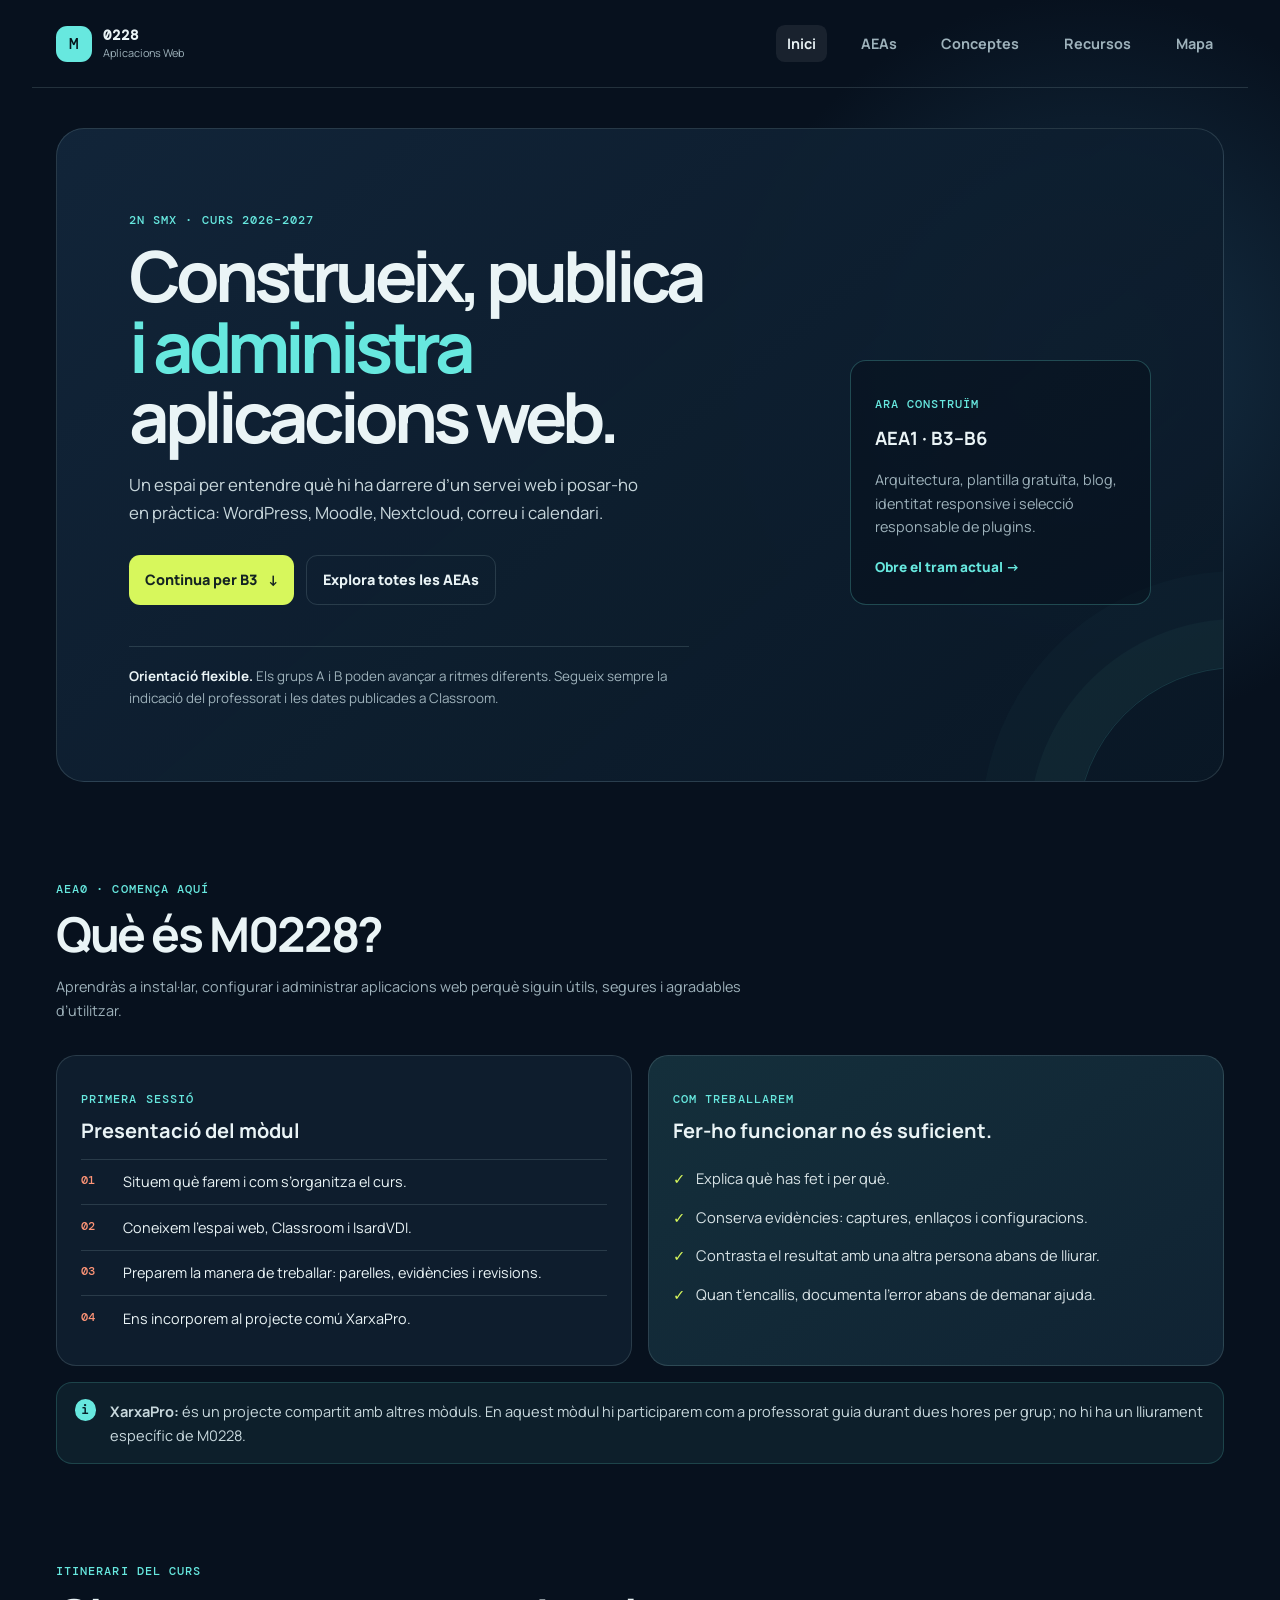
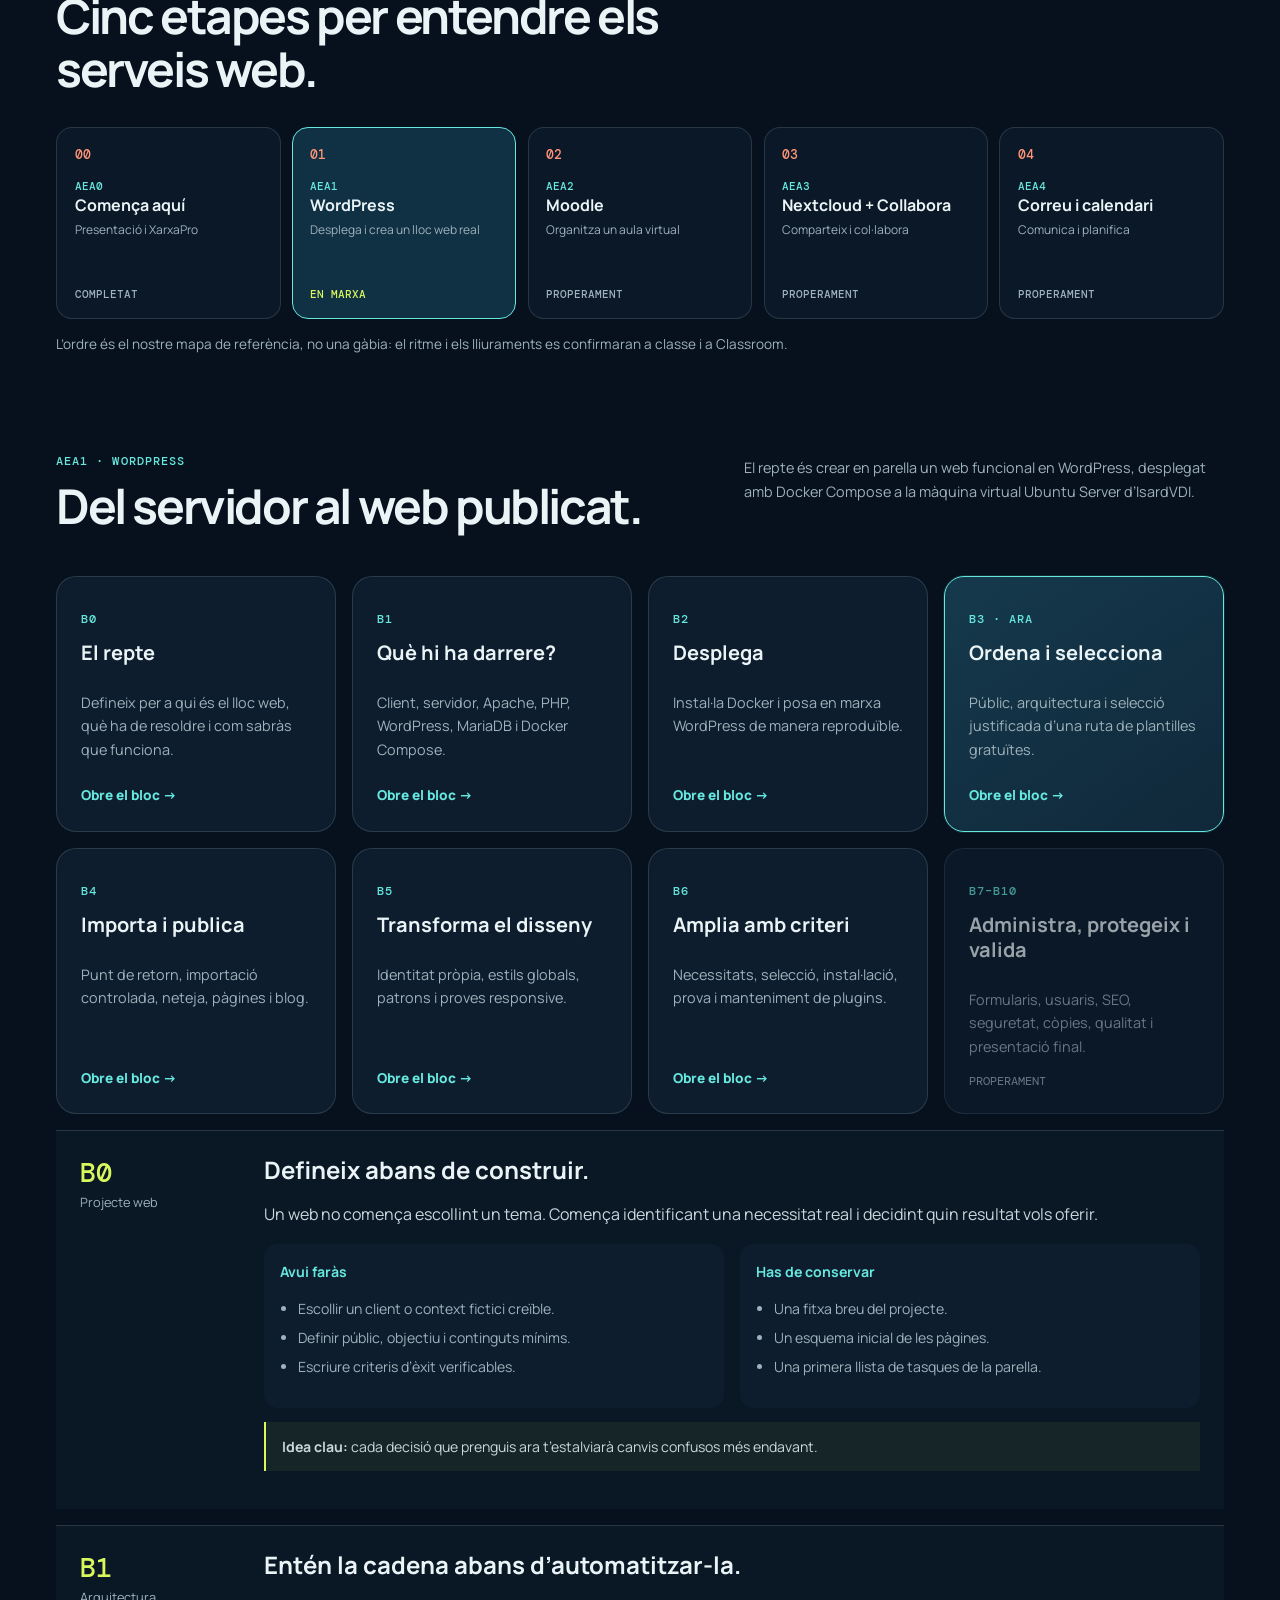
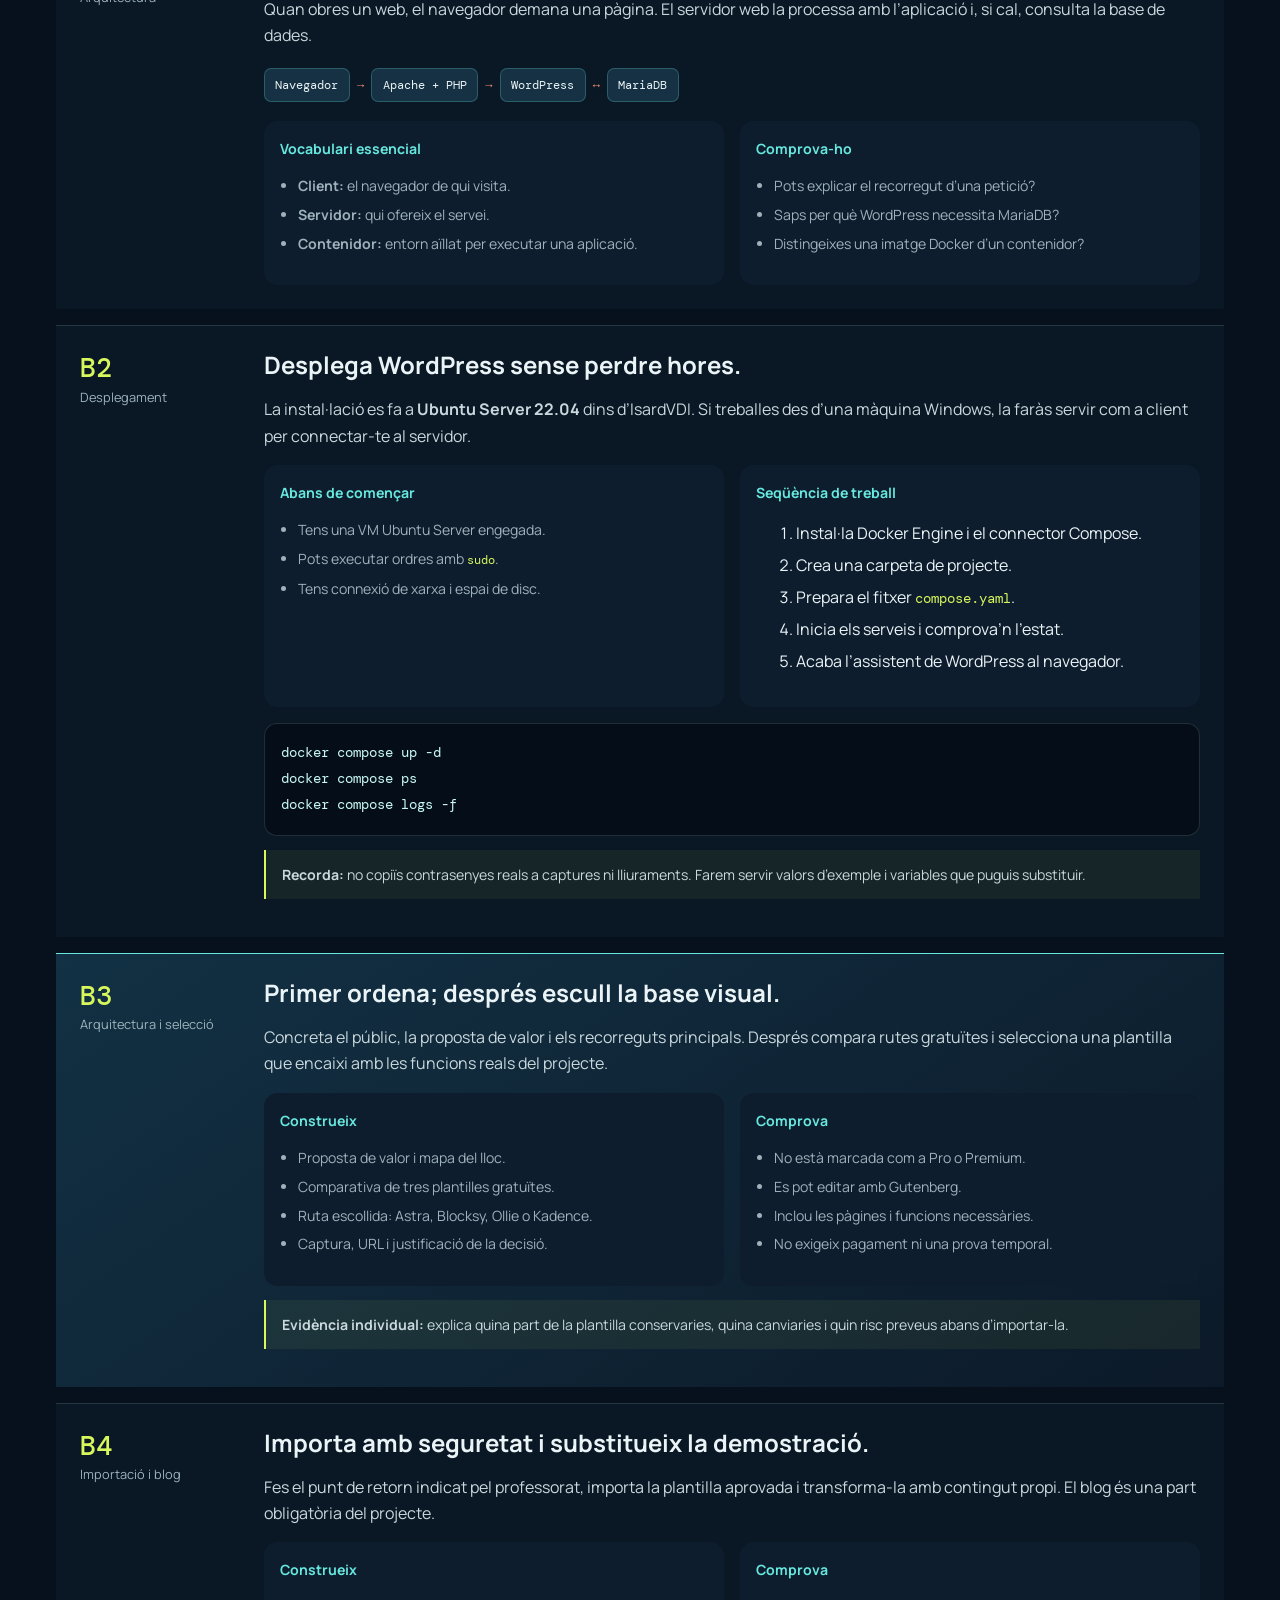
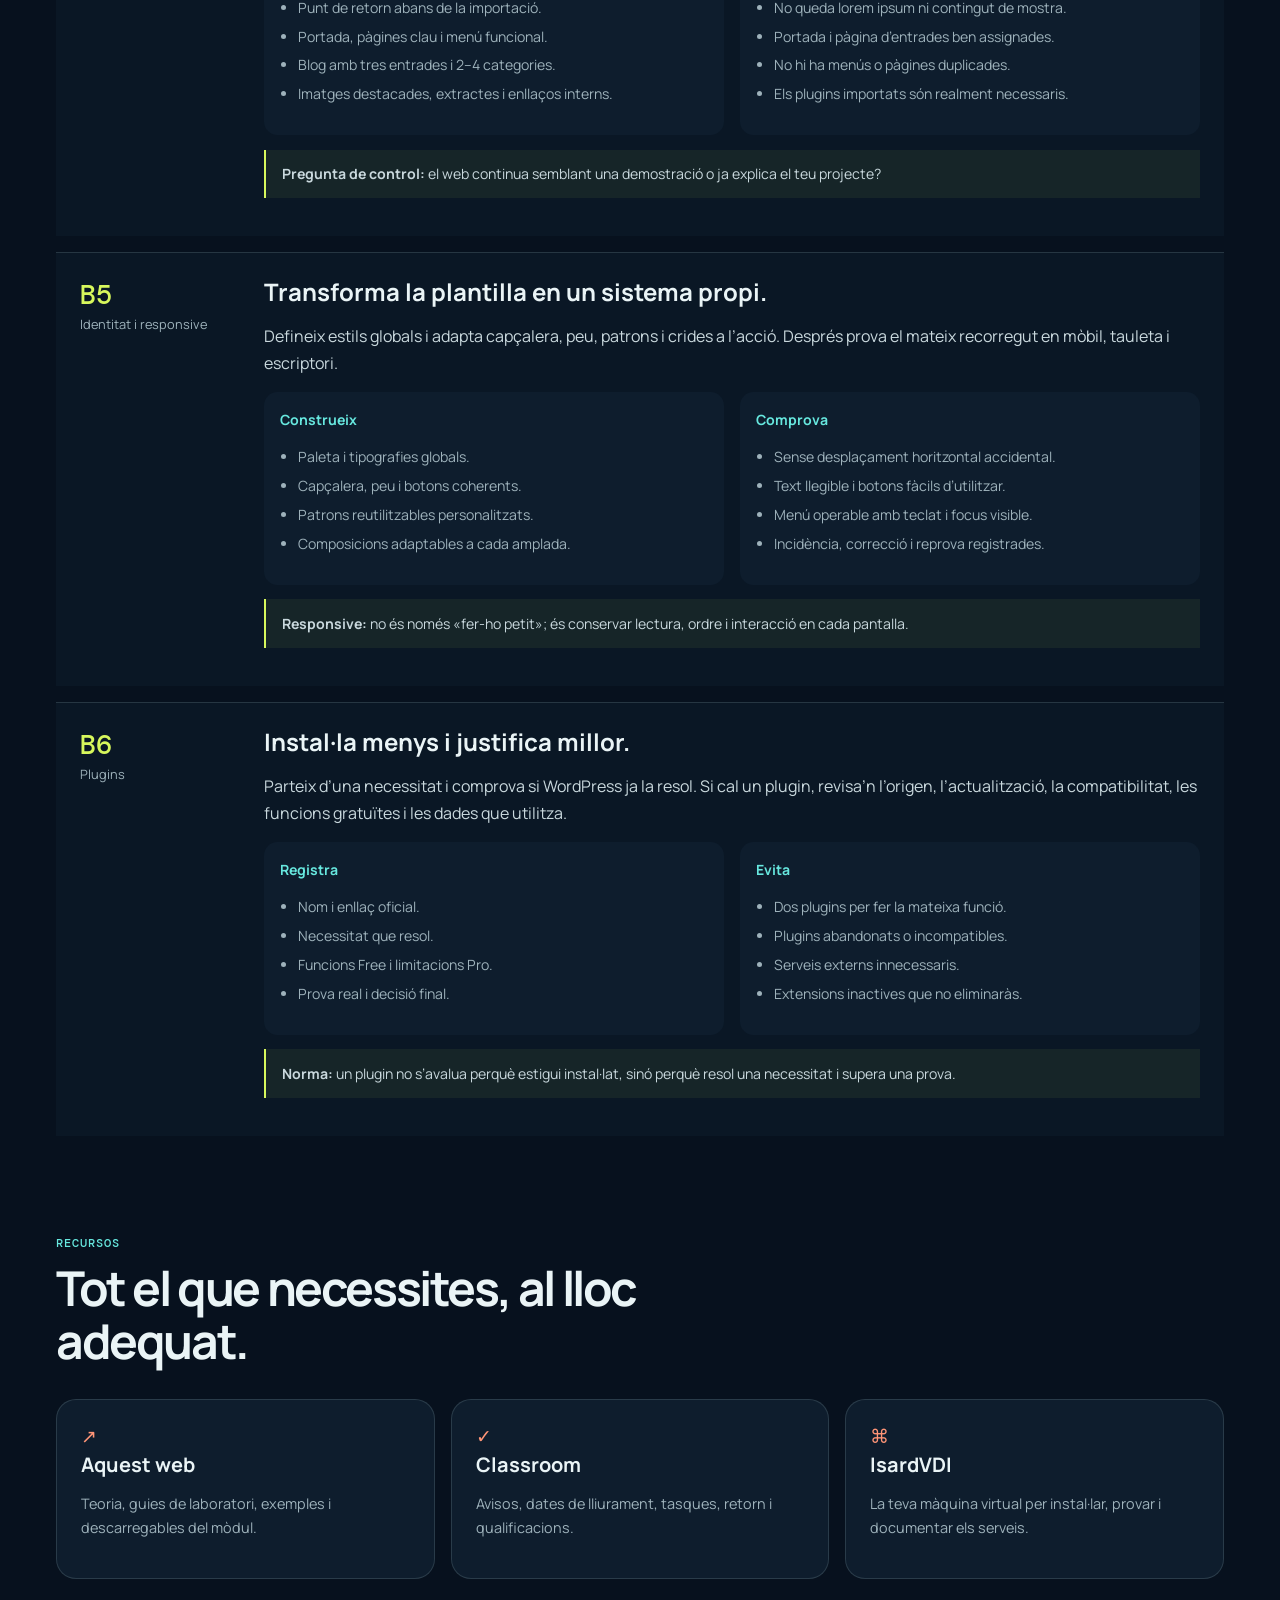
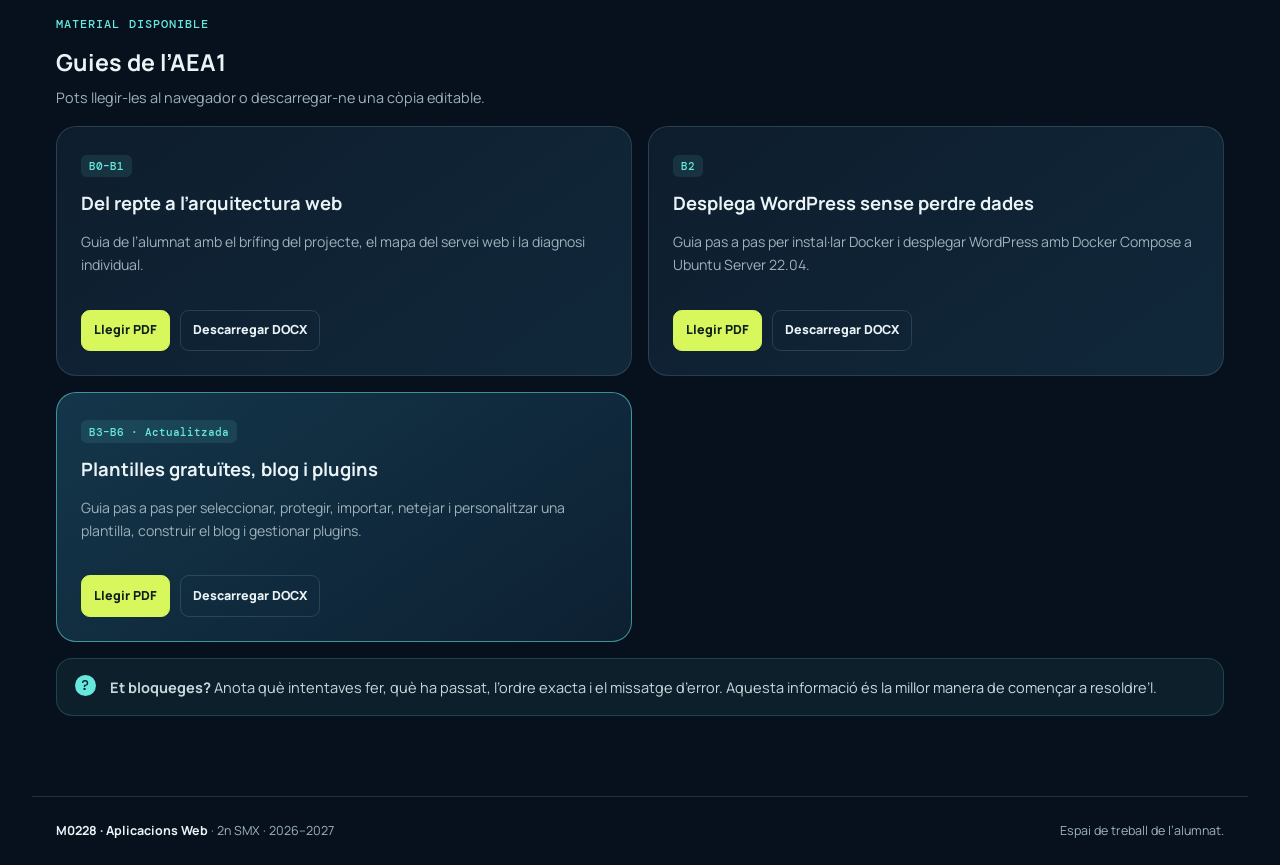
<file: index.html>
<!doctype html>
<html lang="ca">
<head>
  <meta charset="utf-8">
  <meta name="viewport" content="width=device-width, initial-scale=1">
  <meta name="description" content="M0228 Aplicacions Web · 2n SMX · curs 2026-2027.">
  <meta name="theme-color" content="#09121f">
  <title>M0228 · Aplicacions Web</title>
  <link rel="preconnect" href="https://fonts.googleapis.com">
  <link rel="preconnect" href="https://fonts.gstatic.com" crossorigin>
  <link href="https://fonts.googleapis.com/css2?family=DM+Mono:wght@400;500&family=Manrope:wght@400;500;600;700;800&display=swap" rel="stylesheet">
  <link rel="stylesheet" href="styles.css">
  <link rel="stylesheet" href="materials.css">
  <link rel="stylesheet" href="pages.css"><link rel="stylesheet" href="navigation-alignment.css">
  <link rel="stylesheet" href="progress.css">
  <script src="app.js" defer></script>
</head>
<body>
<a class="skip-link" href="#contingut">Vés al contingut</a>
<header class="site-header">
  <a class="brand" href="index.html" aria-label="Inici M0228 Aplicacions Web"><span class="brand-mark">M</span><span><strong>0228</strong><small>Aplicacions Web</small></span></a>
  <button class="menu-button" type="button" aria-expanded="false" aria-controls="menu-principal"><span class="sr-only">Obre el menú</span><i></i><i></i></button>
  <nav id="menu-principal" class="primary-nav" aria-label="Navegació principal">
    <a href="index.html" aria-current="page">Inici</a><a href="aeas.html">AEAs</a><a href="conceptes.html">Conceptes</a><a href="recursos.html">Recursos</a><a href="mapa.html">Mapa</a>
  </nav>
</header>
<main id="contingut">
  <section id="inici" class="hero panel">
    <p class="eyebrow">2n SMX · Curs 2026–2027</p>
    <div class="hero-grid">
      <div>
        <h1>Construeix, publica<br><em>i administra</em> aplicacions web.</h1>
        <p class="lead">Un espai per entendre què hi ha darrere d’un servei web i posar-ho en pràctica: WordPress, Moodle, Nextcloud, correu i calendari.</p>
        <div class="hero-actions"><a class="button button-primary" href="#b3">Continua per B3 <span aria-hidden="true">↓</span></a><a class="button button-quiet" href="aeas.html">Explora totes les AEAs</a></div>
      </div>
      <aside class="start-card"><p class="card-label">Ara construïm</p><h2>AEA1 · B3–B6</h2><p>Arquitectura, plantilla gratuïta, blog, identitat responsive i selecció responsable de plugins.</p><a href="#b3">Obre el tram actual <span aria-hidden="true">→</span></a></aside>
    </div>
    <p class="notice"><strong>Orientació flexible.</strong> Els grups A i B poden avançar a ritmes diferents. Segueix sempre la indicació del professorat i les dates publicades a Classroom.</p>
  </section>

  <section id="comenca" class="section">
    <div class="section-heading"><p class="eyebrow">AEA0 · Comença aquí</p><h2>Què és M0228?</h2><p>Aprendràs a instal·lar, configurar i administrar aplicacions web perquè siguin útils, segures i agradables d’utilitzar.</p></div>
    <div class="two-columns">
      <article class="lesson-card"><p class="card-label">Primera sessió</p><h3>Presentació del mòdul</h3><ol class="steps"><li><span>01</span>Situem què farem i com s’organitza el curs.</li><li><span>02</span>Coneixem l’espai web, Classroom i IsardVDI.</li><li><span>03</span>Preparem la manera de treballar: parelles, evidències i revisions.</li><li><span>04</span>Ens incorporem al projecte comú XarxaPro.</li></ol></article>
      <article class="lesson-card contrast-card"><p class="card-label">Com treballarem</p><h3>Fer-ho funcionar no és suficient.</h3><ul class="check-list"><li>Explica què has fet i per què.</li><li>Conserva evidències: captures, enllaços i configuracions.</li><li>Contrasta el resultat amb una altra persona abans de lliurar.</li><li>Quan t’encallis, documenta l’error abans de demanar ajuda.</li></ul></article>
    </div>
    <div class="callout"><span class="callout-icon" aria-hidden="true">i</span><p><strong>XarxaPro:</strong> és un projecte compartit amb altres mòduls. En aquest mòdul hi participarem com a professorat guia durant dues hores per grup; no hi ha un lliurament específic de M0228.</p></div>
  </section>

  <section id="itinerari" class="section">
    <div class="section-heading"><p class="eyebrow">Itinerari del curs</p><h2>Cinc etapes per entendre els serveis web.</h2></div>
    <div class="itinerary">
      <article class="route-card"><span class="route-number">00</span><div><p>AEA0</p><h3>Comença aquí</h3><small>Presentació i XarxaPro</small></div><span class="status muted">Completat</span></article>
      <article class="route-card current"><span class="route-number">01</span><div><p>AEA1</p><h3>WordPress</h3><small>Desplega i crea un lloc web real</small></div><span class="status">En marxa</span></article>
      <article class="route-card"><span class="route-number">02</span><div><p>AEA2</p><h3>Moodle</h3><small>Organitza un aula virtual</small></div><span class="status muted">Properament</span></article>
      <article class="route-card"><span class="route-number">03</span><div><p>AEA3</p><h3>Nextcloud + Collabora</h3><small>Comparteix i col·labora</small></div><span class="status muted">Properament</span></article>
      <article class="route-card"><span class="route-number">04</span><div><p>AEA4</p><h3>Correu i calendari</h3><small>Comunica i planifica</small></div><span class="status muted">Properament</span></article>
    </div>
    <p class="subtle">L’ordre és el nostre mapa de referència, no una gàbia: el ritme i els lliuraments es confirmaran a classe i a Classroom.</p>
  </section>

  <section id="wordpress" class="section">
    <div class="section-heading split-heading"><div><p class="eyebrow">AEA1 · WordPress</p><h2>Del servidor al web publicat.</h2></div><p>El repte és crear en parella un web funcional en WordPress, desplegat amb Docker Compose a la màquina virtual Ubuntu Server d’IsardVDI.</p></div>
    <div class="module-grid">
      <article class="module-card active"><p class="card-label">B0</p><h3>El repte</h3><p>Defineix per a qui és el lloc web, què ha de resoldre i com sabràs que funciona.</p><a href="#b0">Obre el bloc →</a></article>
      <article class="module-card active"><p class="card-label">B1</p><h3>Què hi ha darrere?</h3><p>Client, servidor, Apache, PHP, WordPress, MariaDB i Docker Compose.</p><a href="#b1">Obre el bloc →</a></article>
      <article class="module-card active"><p class="card-label">B2</p><h3>Desplega</h3><p>Instal·la Docker i posa en marxa WordPress de manera reproduïble.</p><a href="#b2">Obre el bloc →</a></article>
      <article class="module-card active is-current"><p class="card-label">B3 · Ara</p><h3>Ordena i selecciona</h3><p>Públic, arquitectura i selecció justificada d’una ruta de plantilles gratuïtes.</p><a href="#b3">Obre el bloc →</a></article>
      <article class="module-card active"><p class="card-label">B4</p><h3>Importa i publica</h3><p>Punt de retorn, importació controlada, neteja, pàgines i blog.</p><a href="#b4">Obre el bloc →</a></article>
      <article class="module-card active"><p class="card-label">B5</p><h3>Transforma el disseny</h3><p>Identitat pròpia, estils globals, patrons i proves responsive.</p><a href="#b5">Obre el bloc →</a></article>
      <article class="module-card active"><p class="card-label">B6</p><h3>Amplia amb criteri</h3><p>Necessitats, selecció, instal·lació, prova i manteniment de plugins.</p><a href="#b6">Obre el bloc →</a></article>
      <article class="module-card soon"><p class="card-label">B7–B10</p><h3>Administra, protegeix i valida</h3><p>Formularis, usuaris, SEO, seguretat, còpies, qualitat i presentació final.</p><span>Properament</span></article>
    </div>

    <article id="b0" class="learning-unit"><div class="unit-meta"><span>B0</span><p>Projecte web</p></div><div class="unit-content"><h3>Defineix abans de construir.</h3><p>Un web no comença escollint un tema. Comença identificant una necessitat real i decidint quin resultat vols oferir.</p><div class="unit-columns"><div><h4>Avui faràs</h4><ul><li>Escollir un client o context fictici creïble.</li><li>Definir públic, objectiu i continguts mínims.</li><li>Escriure criteris d’èxit verificables.</li></ul></div><div><h4>Has de conservar</h4><ul><li>Una fitxa breu del projecte.</li><li>Un esquema inicial de les pàgines.</li><li>Una primera llista de tasques de la parella.</li></ul></div></div><p class="tip"><strong>Idea clau:</strong> cada decisió que prenguis ara t’estalviarà canvis confusos més endavant.</p></div></article>
    <article id="b1" class="learning-unit"><div class="unit-meta"><span>B1</span><p>Arquitectura</p></div><div class="unit-content"><h3>Entén la cadena abans d’automatitzar-la.</h3><p>Quan obres un web, el navegador demana una pàgina. El servidor web la processa amb l’aplicació i, si cal, consulta la base de dades.</p><div class="flow"><span>Navegador</span><b>→</b><span>Apache + PHP</span><b>→</b><span>WordPress</span><b>↔</b><span>MariaDB</span></div><div class="unit-columns"><div><h4>Vocabulari essencial</h4><ul><li><strong>Client:</strong> el navegador de qui visita.</li><li><strong>Servidor:</strong> qui ofereix el servei.</li><li><strong>Contenidor:</strong> entorn aïllat per executar una aplicació.</li></ul></div><div><h4>Comprova-ho</h4><ul><li>Pots explicar el recorregut d’una petició?</li><li>Saps per què WordPress necessita MariaDB?</li><li>Distingeixes una imatge Docker d’un contenidor?</li></ul></div></div></div></article>
    <article id="b2" class="learning-unit"><div class="unit-meta"><span>B2</span><p>Desplegament</p></div><div class="unit-content"><h3>Desplega WordPress sense perdre hores.</h3><p>La instal·lació es fa a <strong>Ubuntu Server 22.04</strong> dins d’IsardVDI. Si treballes des d’una màquina Windows, la faràs servir com a client per connectar-te al servidor.</p><div class="unit-columns"><div><h4>Abans de començar</h4><ul><li>Tens una VM Ubuntu Server engegada.</li><li>Pots executar ordres amb <code>sudo</code>.</li><li>Tens connexió de xarxa i espai de disc.</li></ul></div><div><h4>Seqüència de treball</h4><ol><li>Instal·la Docker Engine i el connector Compose.</li><li>Crea una carpeta de projecte.</li><li>Prepara el fitxer <code>compose.yaml</code>.</li><li>Inicia els serveis i comprova’n l’estat.</li><li>Acaba l’assistent de WordPress al navegador.</li></ol></div></div><pre><code>docker compose up -d
docker compose ps
docker compose logs -f</code></pre><p class="tip"><strong>Recorda:</strong> no copiïs contrasenyes reals a captures ni lliuraments. Farem servir valors d’exemple i variables que puguis substituir.</p></div></article>
    <article id="b3" class="learning-unit current-unit"><div class="unit-meta"><span>B3</span><p>Arquitectura i selecció</p></div><div class="unit-content"><h3>Primer ordena; després escull la base visual.</h3><p>Concreta el públic, la proposta de valor i els recorreguts principals. Després compara rutes gratuïtes i selecciona una plantilla que encaixi amb les funcions reals del projecte.</p><div class="unit-columns"><div><h4>Construeix</h4><ul><li>Proposta de valor i mapa del lloc.</li><li>Comparativa de tres plantilles gratuïtes.</li><li>Ruta escollida: Astra, Blocksy, Ollie o Kadence.</li><li>Captura, URL i justificació de la decisió.</li></ul></div><div><h4>Comprova</h4><ul><li>No està marcada com a Pro o Premium.</li><li>Es pot editar amb Gutenberg.</li><li>Inclou les pàgines i funcions necessàries.</li><li>No exigeix pagament ni una prova temporal.</li></ul></div></div><p class="tip"><strong>Evidència individual:</strong> explica quina part de la plantilla conservaries, quina canviaries i quin risc preveus abans d’importar-la.</p></div></article>
    <article id="b4" class="learning-unit"><div class="unit-meta"><span>B4</span><p>Importació i blog</p></div><div class="unit-content"><h3>Importa amb seguretat i substitueix la demostració.</h3><p>Fes el punt de retorn indicat pel professorat, importa la plantilla aprovada i transforma-la amb contingut propi. El blog és una part obligatòria del projecte.</p><div class="unit-columns"><div><h4>Construeix</h4><ul><li>Punt de retorn abans de la importació.</li><li>Portada, pàgines clau i menú funcional.</li><li>Blog amb tres entrades i 2–4 categories.</li><li>Imatges destacades, extractes i enllaços interns.</li></ul></div><div><h4>Comprova</h4><ul><li>No queda lorem ipsum ni contingut de mostra.</li><li>Portada i pàgina d’entrades ben assignades.</li><li>No hi ha menús o pàgines duplicades.</li><li>Els plugins importats són realment necessaris.</li></ul></div></div><p class="tip"><strong>Pregunta de control:</strong> el web continua semblant una demostració o ja explica el teu projecte?</p></div></article>
    <article id="b5" class="learning-unit"><div class="unit-meta"><span>B5</span><p>Identitat i responsive</p></div><div class="unit-content"><h3>Transforma la plantilla en un sistema propi.</h3><p>Defineix estils globals i adapta capçalera, peu, patrons i crides a l’acció. Després prova el mateix recorregut en mòbil, tauleta i escriptori.</p><div class="unit-columns"><div><h4>Construeix</h4><ul><li>Paleta i tipografies globals.</li><li>Capçalera, peu i botons coherents.</li><li>Patrons reutilitzables personalitzats.</li><li>Composicions adaptables a cada amplada.</li></ul></div><div><h4>Comprova</h4><ul><li>Sense desplaçament horitzontal accidental.</li><li>Text llegible i botons fàcils d’utilitzar.</li><li>Menú operable amb teclat i focus visible.</li><li>Incidència, correcció i reprova registrades.</li></ul></div></div><p class="tip"><strong>Responsive:</strong> no és només «fer-ho petit»; és conservar lectura, ordre i interacció en cada pantalla.</p></div></article>
    <article id="b6" class="learning-unit"><div class="unit-meta"><span>B6</span><p>Plugins</p></div><div class="unit-content"><h3>Instal·la menys i justifica millor.</h3><p>Parteix d’una necessitat i comprova si WordPress ja la resol. Si cal un plugin, revisa’n l’origen, l’actualització, la compatibilitat, les funcions gratuïtes i les dades que utilitza.</p><div class="unit-columns"><div><h4>Registra</h4><ul><li>Nom i enllaç oficial.</li><li>Necessitat que resol.</li><li>Funcions Free i limitacions Pro.</li><li>Prova real i decisió final.</li></ul></div><div><h4>Evita</h4><ul><li>Dos plugins per fer la mateixa funció.</li><li>Plugins abandonats o incompatibles.</li><li>Serveis externs innecessaris.</li><li>Extensions inactives que no eliminaràs.</li></ul></div></div><p class="tip"><strong>Norma:</strong> un plugin no s’avalua perquè estigui instal·lat, sinó perquè resol una necessitat i supera una prova.</p></div></article>
  </section>

  <section id="recursos" class="section">
    <div class="section-heading"><p class="eyebrow">Recursos</p><h2>Tot el que necessites, al lloc adequat.</h2></div>
    <div class="resource-grid"><article><span aria-hidden="true">↗</span><h3>Aquest web</h3><p>Teoria, guies de laboratori, exemples i descarregables del mòdul.</p></article><article><span aria-hidden="true">✓</span><h3>Classroom</h3><p>Avisos, dates de lliurament, tasques, retorn i qualificacions.</p></article><article><span aria-hidden="true">⌘</span><h3>IsardVDI</h3><p>La teva màquina virtual per instal·lar, provar i documentar els serveis.</p></article></div>
    <div class="materials-heading"><p class="eyebrow">Material disponible</p><h3>Guies de l’AEA1</h3><p>Pots llegir-les al navegador o descarregar-ne una còpia editable.</p></div>
    <div class="materials-grid">
      <article class="material-card">
        <div><span class="file-type">B0–B1</span><h3>Del repte a l’arquitectura web</h3><p>Guia de l’alumnat amb el brífing del projecte, el mapa del servei web i la diagnosi individual.</p></div>
        <div class="file-actions"><a class="view-file" href="materials/alumnat/AEA1_B0-B1_Guia_Alumnat_2026-2027.pdf" target="_blank" rel="noopener">Llegir PDF</a><a href="materials/alumnat/AEA1_B0-B1_Guia_Alumnat_2026-2027.docx" download>Descarregar DOCX</a></div>
      </article>
      <article class="material-card">
        <div><span class="file-type">B2</span><h3>Desplega WordPress sense perdre dades</h3><p>Guia pas a pas per instal·lar Docker i desplegar WordPress amb Docker Compose a Ubuntu Server 22.04.</p></div>
        <div class="file-actions"><a class="view-file" href="materials/alumnat/AEA1_B2_Docker_WordPress_Guia_Alumnat_2026-2027.pdf" target="_blank" rel="noopener">Llegir PDF</a><a href="materials/alumnat/AEA1_B2_Docker_WordPress_Guia_Alumnat_2026-2027.docx" download>Descarregar DOCX</a></div>
      </article>
      <article class="material-card featured-material">
        <div><span class="file-type">B3–B6 · Actualitzada</span><h3>Plantilles gratuïtes, blog i plugins</h3><p>Guia pas a pas per seleccionar, protegir, importar, netejar i personalitzar una plantilla, construir el blog i gestionar plugins.</p></div>
        <div class="file-actions"><a class="view-file" href="materials/alumnat/AEA1_B3-B6_Plantilles_Blog_Plugins_Guia_Alumnat_2026-2027.pdf" target="_blank" rel="noopener">Llegir PDF</a><a href="materials/alumnat/AEA1_B3-B6_Plantilles_Blog_Plugins_Guia_Alumnat_2026-2027.docx" download>Descarregar DOCX</a></div>
      </article>
    </div>
    <div class="callout"><span class="callout-icon" aria-hidden="true">?</span><p><strong>Et bloqueges?</strong> Anota què intentaves fer, què ha passat, l’ordre exacta i el missatge d’error. Aquesta informació és la millor manera de començar a resoldre’l.</p></div>
  </section>
</main>
<footer class="site-footer"><p><strong>M0228 · Aplicacions Web</strong> · 2n SMX · 2026–2027</p><p>Espai de treball de l’alumnat.</p></footer>
</body>
</html>
</file>
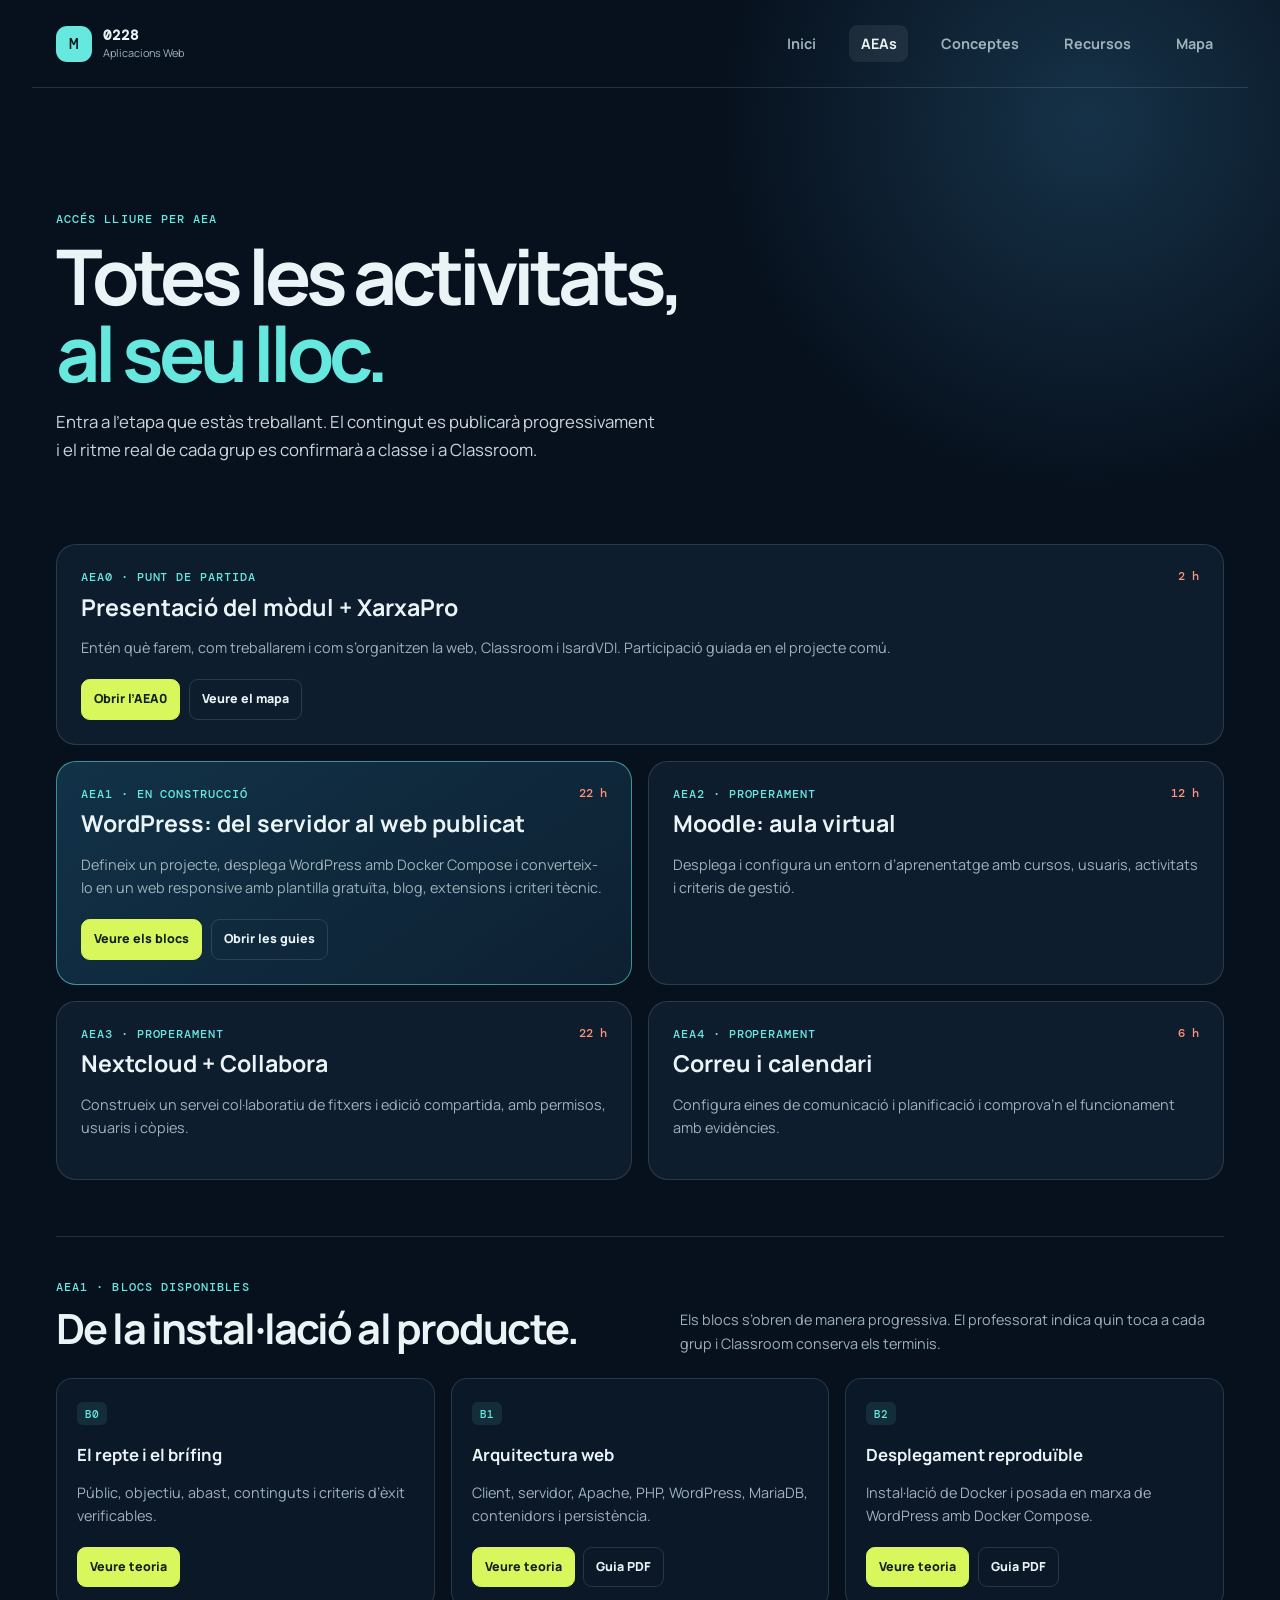
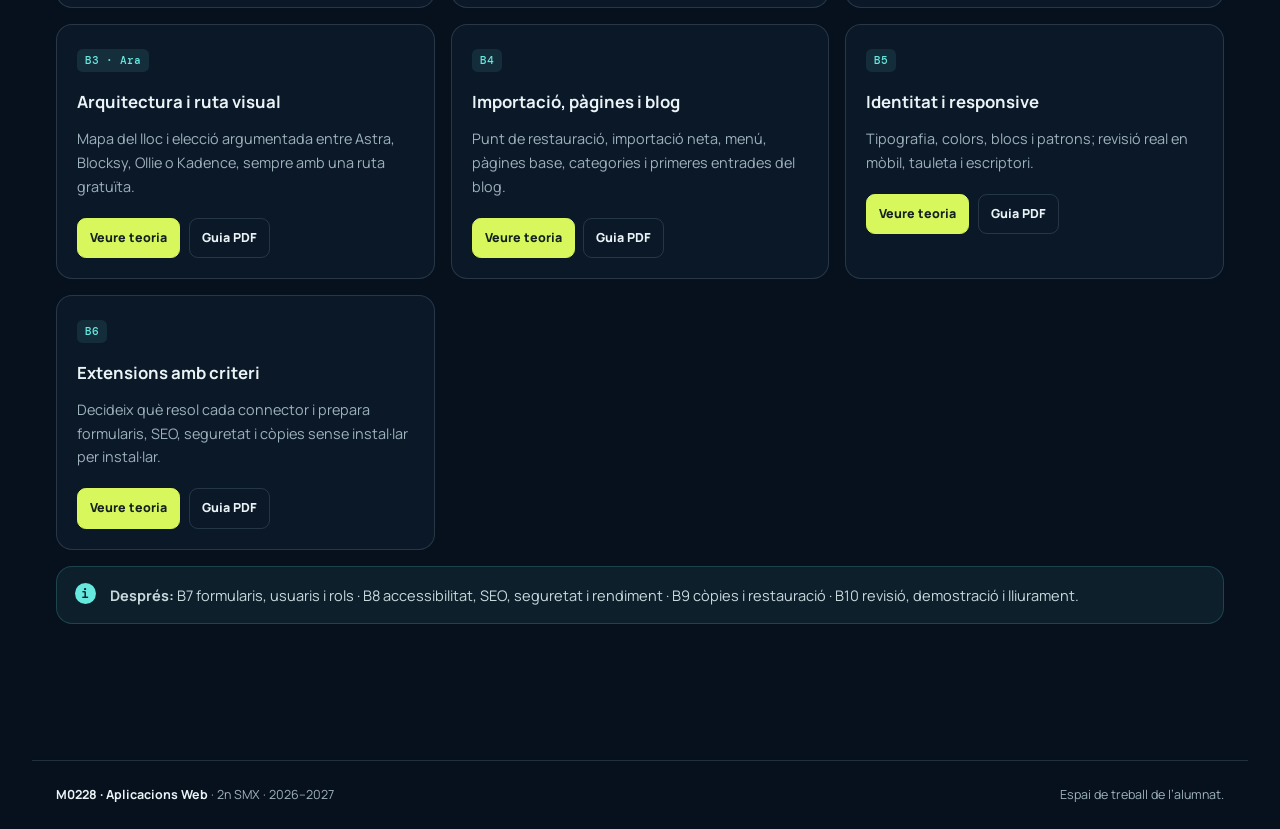
<file: aeas.html>
<!doctype html>
<html lang="ca"><head><meta charset="utf-8"><meta name="viewport" content="width=device-width,initial-scale=1"><meta name="description" content="Activitats d'ensenyament i aprenentatge del mòdul M0228 Aplicacions Web."><meta name="theme-color" content="#09121f"><title>AEAs · M0228 Aplicacions Web</title><link rel="preconnect" href="https://fonts.googleapis.com"><link rel="preconnect" href="https://fonts.gstatic.com" crossorigin><link href="https://fonts.googleapis.com/css2?family=DM+Mono:wght@400;500&family=Manrope:wght@400;500;600;700;800&display=swap" rel="stylesheet"><link rel="stylesheet" href="styles.css"><link rel="stylesheet" href="materials.css"><link rel="stylesheet" href="pages.css"><link rel="stylesheet" href="navigation-alignment.css"><script src="app.js" defer></script></head>
<body><a class="skip-link" href="#contingut">Vés al contingut</a><header class="site-header"><a class="brand" href="index.html"><span class="brand-mark">M</span><span><strong>0228</strong><small>Aplicacions Web</small></span></a><button class="menu-button" type="button" aria-expanded="false" aria-controls="menu-principal"><span class="sr-only">Obre el menú</span><i></i><i></i></button><nav id="menu-principal" class="primary-nav" aria-label="Navegació principal"><a href="index.html">Inici</a><a href="aeas.html" aria-current="page">AEAs</a><a href="conceptes.html">Conceptes</a><a href="recursos.html">Recursos</a><a href="mapa.html">Mapa</a></nav></header>
<main id="contingut"><header class="page-intro"><p class="eyebrow">Accés lliure per AEA</p><h1>Totes les activitats,<br><em>al seu lloc.</em></h1><p class="lead">Entra a l’etapa que estàs treballant. El contingut es publicarà progressivament i el ritme real de cada grup es confirmarà a classe i a Classroom.</p></header>
<section class="page-section"><div class="aea-grid">
<article class="aea-card"><header><span class="aea-code">AEA0 · Punt de partida</span><span class="aea-hours">2 h</span></header><h2>Presentació del mòdul + XarxaPro</h2><p>Entén què farem, com treballarem i com s’organitzen la web, Classroom i IsardVDI. Participació guiada en el projecte comú.</p><div class="aea-actions"><a href="index.html#comenca">Obrir l’AEA0</a><a href="mapa.html">Veure el mapa</a></div></article>
<article id="aea1" class="aea-card is-current"><header><span class="aea-code">AEA1 · En construcció</span><span class="aea-hours">22 h</span></header><h2>WordPress: del servidor al web publicat</h2><p>Defineix un projecte, desplega WordPress amb Docker Compose i converteix-lo en un web responsive amb plantilla gratuïta, blog, extensions i criteri tècnic.</p><div class="aea-actions"><a href="#blocs-aea1">Veure els blocs</a><a href="recursos.html#guies">Obrir les guies</a></div></article>
<article class="aea-card"><header><span class="aea-code">AEA2 · Properament</span><span class="aea-hours">12 h</span></header><h2>Moodle: aula virtual</h2><p>Desplega i configura un entorn d’aprenentatge amb cursos, usuaris, activitats i criteris de gestió.</p></article>
<article class="aea-card"><header><span class="aea-code">AEA3 · Properament</span><span class="aea-hours">22 h</span></header><h2>Nextcloud + Collabora</h2><p>Construeix un servei col·laboratiu de fitxers i edició compartida, amb permisos, usuaris i còpies.</p></article>
<article class="aea-card"><header><span class="aea-code">AEA4 · Properament</span><span class="aea-hours">6 h</span></header><h2>Correu i calendari</h2><p>Configura eines de comunicació i planificació i comprova’n el funcionament amb evidències.</p></article>
</div></section>
<section id="blocs-aea1" class="page-section"><div class="section-top"><div><p class="eyebrow">AEA1 · Blocs disponibles</p><h2>De la instal·lació al producte.</h2></div><p>Els blocs s’obren de manera progressiva. El professorat indica quin toca a cada grup i Classroom conserva els terminis.</p></div><div class="block-grid">
<article class="block-card"><span class="file-type">B0</span><h3>El repte i el brífing</h3><p>Públic, objectiu, abast, continguts i criteris d’èxit verificables.</p><div class="aea-actions"><a href="index.html#b0">Veure teoria</a></div></article>
<article class="block-card"><span class="file-type">B1</span><h3>Arquitectura web</h3><p>Client, servidor, Apache, PHP, WordPress, MariaDB, contenidors i persistència.</p><div class="aea-actions"><a href="index.html#b1">Veure teoria</a><a href="materials/alumnat/AEA1_B0-B1_Guia_Alumnat_2026-2027.pdf" target="_blank" rel="noopener">Guia PDF</a></div></article>
<article class="block-card"><span class="file-type">B2</span><h3>Desplegament reproduïble</h3><p>Instal·lació de Docker i posada en marxa de WordPress amb Docker Compose.</p><div class="aea-actions"><a href="index.html#b2">Veure teoria</a><a href="materials/alumnat/AEA1_B2_Docker_WordPress_Guia_Alumnat_2026-2027.pdf" target="_blank" rel="noopener">Guia PDF</a></div></article>
<article class="block-card is-current"><span class="file-type">B3 · Ara</span><h3>Arquitectura i ruta visual</h3><p>Mapa del lloc i elecció argumentada entre Astra, Blocksy, Ollie o Kadence, sempre amb una ruta gratuïta.</p><div class="aea-actions"><a href="index.html#b3">Veure teoria</a><a href="materials/alumnat/AEA1_B3-B6_Plantilles_Blog_Plugins_Guia_Alumnat_2026-2027.pdf" target="_blank" rel="noopener">Guia PDF</a></div></article>
<article class="block-card"><span class="file-type">B4</span><h3>Importació, pàgines i blog</h3><p>Punt de restauració, importació neta, menú, pàgines base, categories i primeres entrades del blog.</p><div class="aea-actions"><a href="index.html#b4">Veure teoria</a><a href="materials/alumnat/AEA1_B3-B6_Plantilles_Blog_Plugins_Guia_Alumnat_2026-2027.pdf#page=3" target="_blank" rel="noopener">Guia PDF</a></div></article>
<article class="block-card"><span class="file-type">B5</span><h3>Identitat i responsive</h3><p>Tipografia, colors, blocs i patrons; revisió real en mòbil, tauleta i escriptori.</p><div class="aea-actions"><a href="index.html#b5">Veure teoria</a><a href="materials/alumnat/AEA1_B3-B6_Plantilles_Blog_Plugins_Guia_Alumnat_2026-2027.pdf#page=5" target="_blank" rel="noopener">Guia PDF</a></div></article>
<article class="block-card"><span class="file-type">B6</span><h3>Extensions amb criteri</h3><p>Decideix què resol cada connector i prepara formularis, SEO, seguretat i còpies sense instal·lar per instal·lar.</p><div class="aea-actions"><a href="index.html#b6">Veure teoria</a><a href="materials/alumnat/AEA1_B3-B6_Plantilles_Blog_Plugins_Guia_Alumnat_2026-2027.pdf#page=6" target="_blank" rel="noopener">Guia PDF</a></div></article>
</div><div class="callout"><span class="callout-icon">i</span><p><strong>Després:</strong> B7 formularis, usuaris i rols · B8 accessibilitat, SEO, seguretat i rendiment · B9 còpies i restauració · B10 revisió, demostració i lliurament.</p></div></section></main>
<footer class="site-footer"><p><strong>M0228 · Aplicacions Web</strong> · 2n SMX · 2026–2027</p><p>Espai de treball de l’alumnat.</p></footer></body></html>
</file>
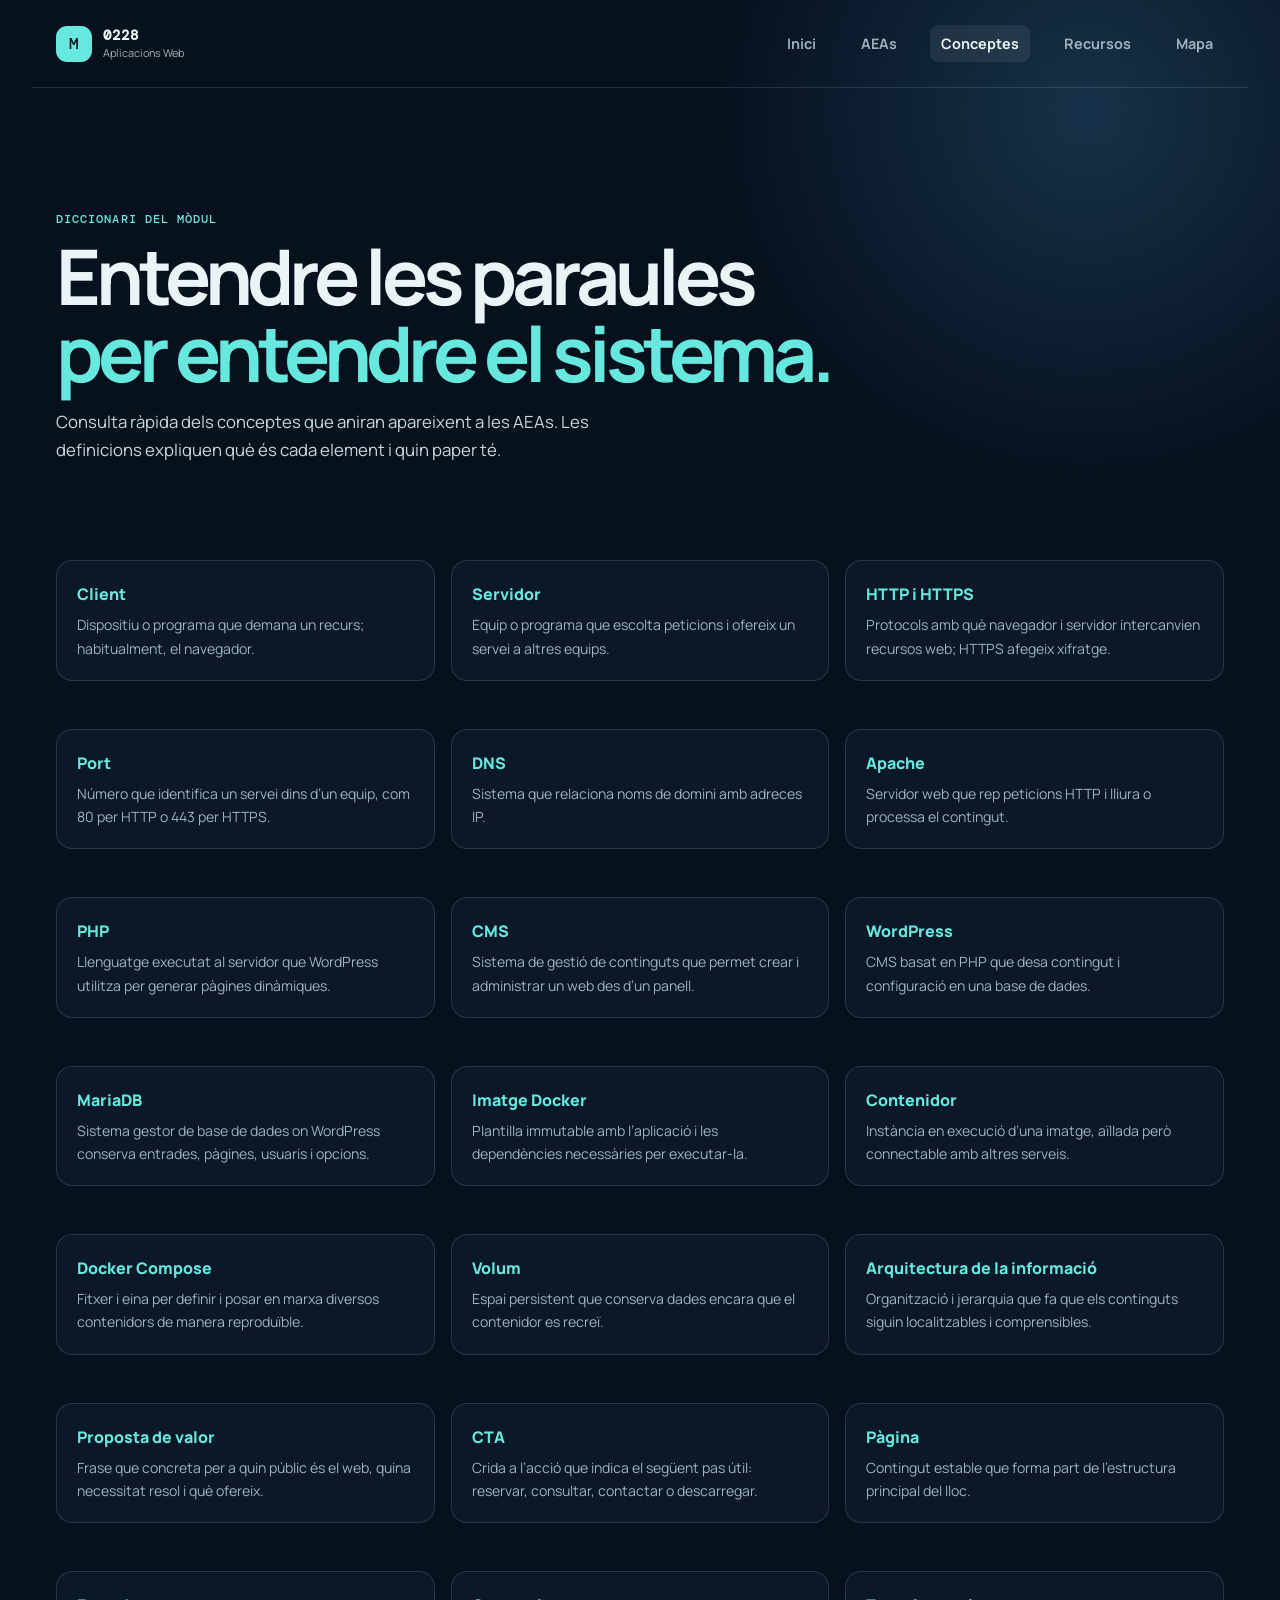
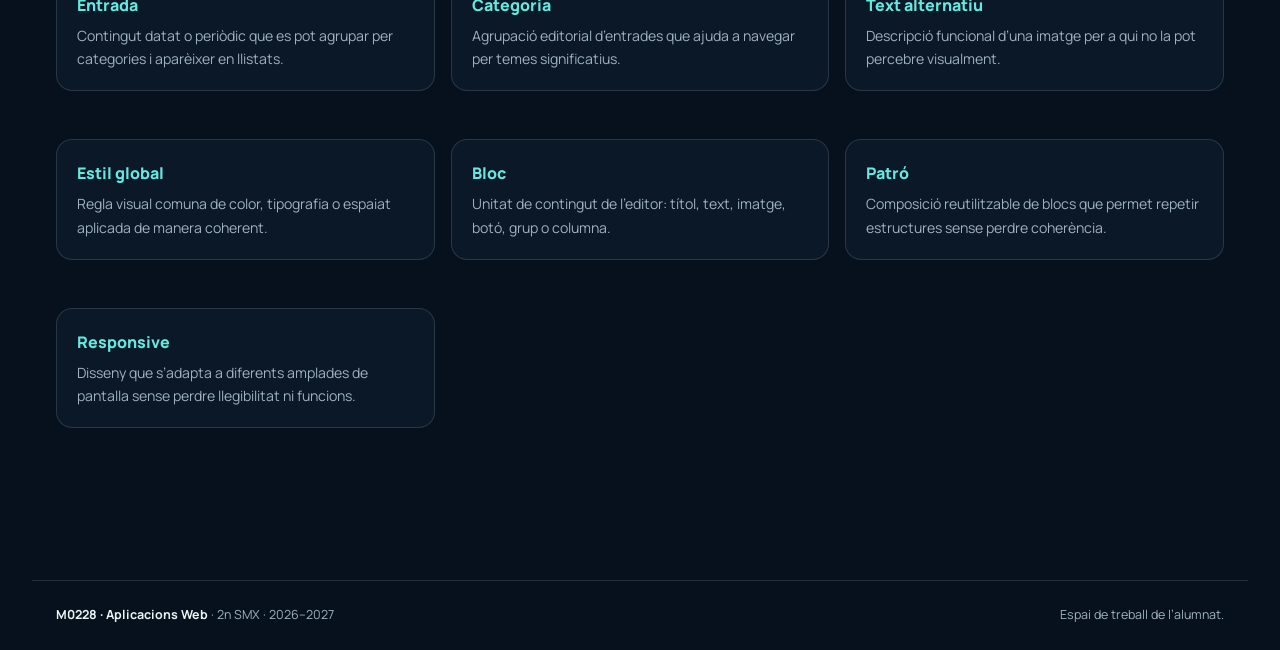
<file: conceptes.html>
<!doctype html><html lang="ca"><head><meta charset="utf-8"><meta name="viewport" content="width=device-width,initial-scale=1"><meta name="description" content="Conceptes essencials de M0228 Aplicacions Web."><meta name="theme-color" content="#09121f"><title>Conceptes · M0228 Aplicacions Web</title><link rel="preconnect" href="https://fonts.googleapis.com"><link rel="preconnect" href="https://fonts.gstatic.com" crossorigin><link href="https://fonts.googleapis.com/css2?family=DM+Mono:wght@400;500&family=Manrope:wght@400;500;600;700;800&display=swap" rel="stylesheet"><link rel="stylesheet" href="styles.css"><link rel="stylesheet" href="pages.css"><link rel="stylesheet" href="navigation-alignment.css"><script src="app.js" defer></script></head><body><a class="skip-link" href="#contingut">Vés al contingut</a><header class="site-header"><a class="brand" href="index.html"><span class="brand-mark">M</span><span><strong>0228</strong><small>Aplicacions Web</small></span></a><button class="menu-button" type="button" aria-expanded="false" aria-controls="menu-principal"><span class="sr-only">Obre el menú</span><i></i><i></i></button><nav id="menu-principal" class="primary-nav" aria-label="Navegació principal"><a href="index.html">Inici</a><a href="aeas.html">AEAs</a><a href="conceptes.html" aria-current="page">Conceptes</a><a href="recursos.html">Recursos</a><a href="mapa.html">Mapa</a></nav></header><main id="contingut"><header class="page-intro"><p class="eyebrow">Diccionari del mòdul</p><h1>Entendre les paraules<br><em>per entendre el sistema.</em></h1><p class="lead">Consulta ràpida dels conceptes que aniran apareixent a les AEAs. Les definicions expliquen què és cada element i quin paper té.</p></header><section class="page-section"><div class="concept-grid">
<dl class="concept-card"><dt>Client</dt><dd>Dispositiu o programa que demana un recurs; habitualment, el navegador.</dd></dl><dl class="concept-card"><dt>Servidor</dt><dd>Equip o programa que escolta peticions i ofereix un servei a altres equips.</dd></dl><dl class="concept-card"><dt>HTTP i HTTPS</dt><dd>Protocols amb què navegador i servidor intercanvien recursos web; HTTPS afegeix xifratge.</dd></dl><dl class="concept-card"><dt>Port</dt><dd>Número que identifica un servei dins d’un equip, com 80 per HTTP o 443 per HTTPS.</dd></dl><dl class="concept-card"><dt>DNS</dt><dd>Sistema que relaciona noms de domini amb adreces IP.</dd></dl><dl class="concept-card"><dt>Apache</dt><dd>Servidor web que rep peticions HTTP i lliura o processa el contingut.</dd></dl><dl class="concept-card"><dt>PHP</dt><dd>Llenguatge executat al servidor que WordPress utilitza per generar pàgines dinàmiques.</dd></dl><dl class="concept-card"><dt>CMS</dt><dd>Sistema de gestió de continguts que permet crear i administrar un web des d’un panell.</dd></dl><dl class="concept-card"><dt>WordPress</dt><dd>CMS basat en PHP que desa contingut i configuració en una base de dades.</dd></dl><dl class="concept-card"><dt>MariaDB</dt><dd>Sistema gestor de base de dades on WordPress conserva entrades, pàgines, usuaris i opcions.</dd></dl><dl class="concept-card"><dt>Imatge Docker</dt><dd>Plantilla immutable amb l’aplicació i les dependències necessàries per executar-la.</dd></dl><dl class="concept-card"><dt>Contenidor</dt><dd>Instància en execució d’una imatge, aïllada però connectable amb altres serveis.</dd></dl><dl class="concept-card"><dt>Docker Compose</dt><dd>Fitxer i eina per definir i posar en marxa diversos contenidors de manera reproduïble.</dd></dl><dl class="concept-card"><dt>Volum</dt><dd>Espai persistent que conserva dades encara que el contenidor es recreï.</dd></dl><dl class="concept-card"><dt>Arquitectura de la informació</dt><dd>Organització i jerarquia que fa que els continguts siguin localitzables i comprensibles.</dd></dl><dl class="concept-card"><dt>Proposta de valor</dt><dd>Frase que concreta per a quin públic és el web, quina necessitat resol i què ofereix.</dd></dl><dl class="concept-card"><dt>CTA</dt><dd>Crida a l’acció que indica el següent pas útil: reservar, consultar, contactar o descarregar.</dd></dl><dl class="concept-card"><dt>Pàgina</dt><dd>Contingut estable que forma part de l’estructura principal del lloc.</dd></dl><dl class="concept-card"><dt>Entrada</dt><dd>Contingut datat o periòdic que es pot agrupar per categories i aparèixer en llistats.</dd></dl><dl class="concept-card"><dt>Categoria</dt><dd>Agrupació editorial d’entrades que ajuda a navegar per temes significatius.</dd></dl><dl class="concept-card"><dt>Text alternatiu</dt><dd>Descripció funcional d’una imatge per a qui no la pot percebre visualment.</dd></dl><dl class="concept-card"><dt>Estil global</dt><dd>Regla visual comuna de color, tipografia o espaiat aplicada de manera coherent.</dd></dl><dl class="concept-card"><dt>Bloc</dt><dd>Unitat de contingut de l’editor: títol, text, imatge, botó, grup o columna.</dd></dl><dl class="concept-card"><dt>Patró</dt><dd>Composició reutilitzable de blocs que permet repetir estructures sense perdre coherència.</dd></dl><dl class="concept-card"><dt>Responsive</dt><dd>Disseny que s’adapta a diferents amplades de pantalla sense perdre llegibilitat ni funcions.</dd></dl>
</div></section></main><footer class="site-footer"><p><strong>M0228 · Aplicacions Web</strong> · 2n SMX · 2026–2027</p><p>Espai de treball de l’alumnat.</p></footer></body></html>
</file>
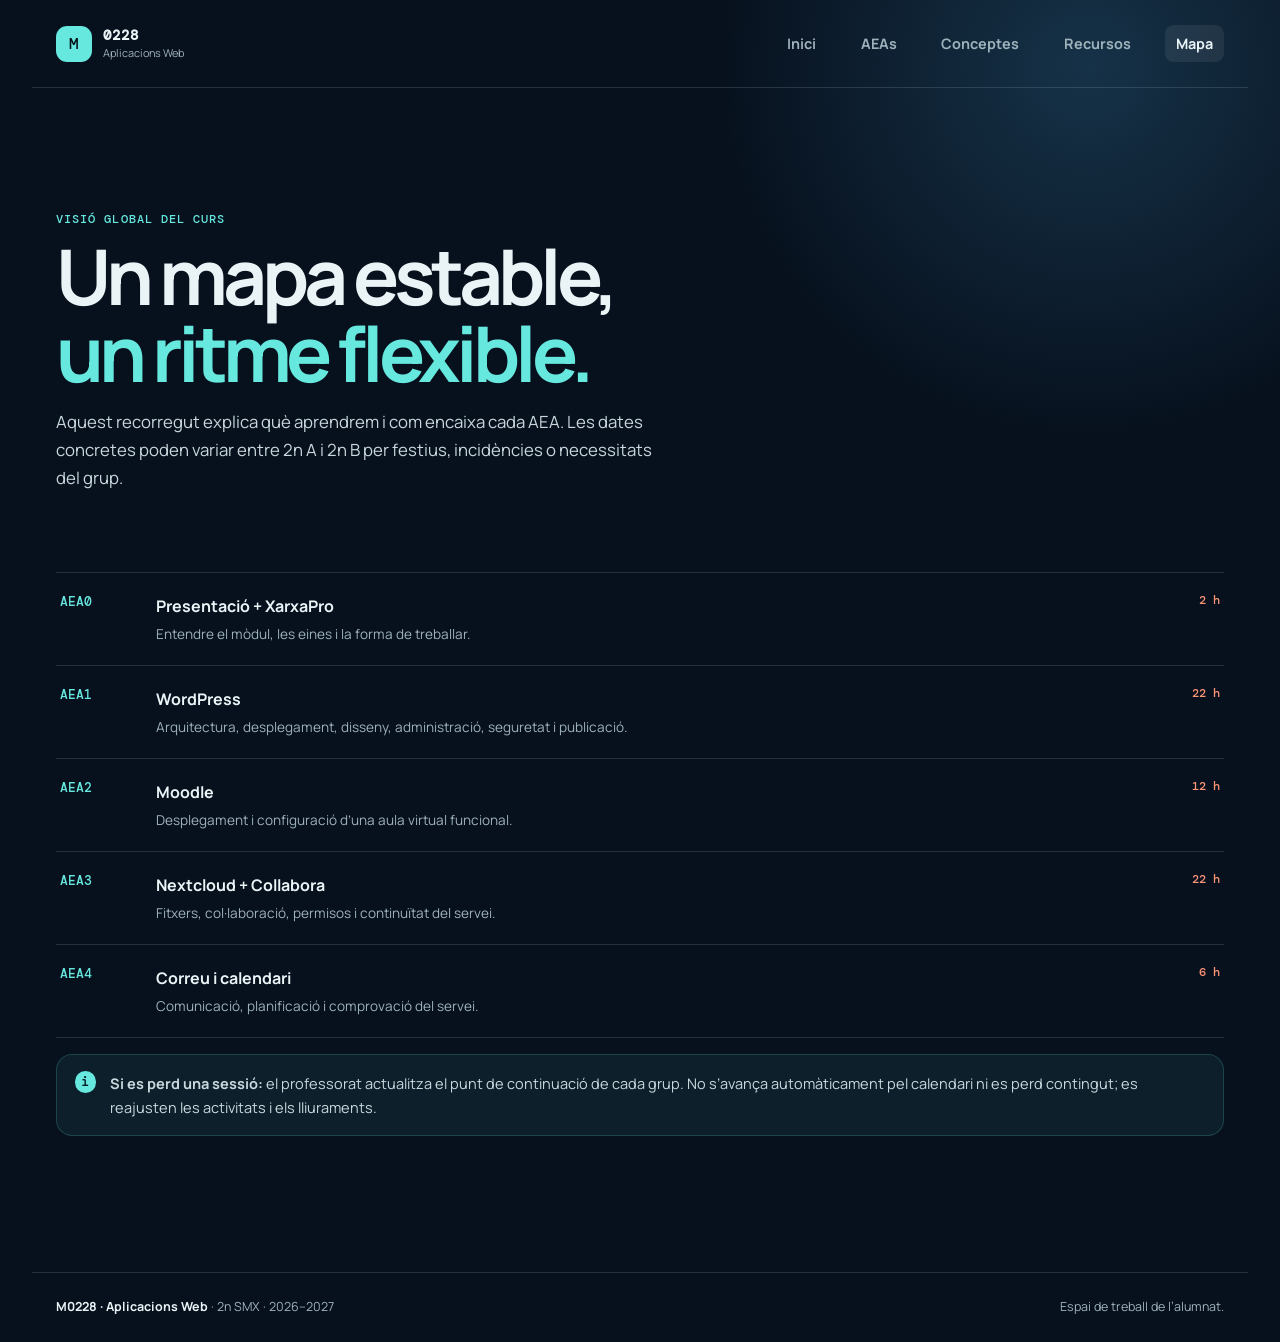
<file: mapa.html>
<!doctype html><html lang="ca"><head><meta charset="utf-8"><meta name="viewport" content="width=device-width,initial-scale=1"><meta name="description" content="Mapa del curs M0228 Aplicacions Web."><meta name="theme-color" content="#09121f"><title>Mapa · M0228 Aplicacions Web</title><link rel="preconnect" href="https://fonts.googleapis.com"><link rel="preconnect" href="https://fonts.gstatic.com" crossorigin><link href="https://fonts.googleapis.com/css2?family=DM+Mono:wght@400;500&family=Manrope:wght@400;500;600;700;800&display=swap" rel="stylesheet"><link rel="stylesheet" href="styles.css"><link rel="stylesheet" href="pages.css"><link rel="stylesheet" href="navigation-alignment.css"><script src="app.js" defer></script></head><body><a class="skip-link" href="#contingut">Vés al contingut</a><header class="site-header"><a class="brand" href="index.html"><span class="brand-mark">M</span><span><strong>0228</strong><small>Aplicacions Web</small></span></a><button class="menu-button" type="button" aria-expanded="false" aria-controls="menu-principal"><span class="sr-only">Obre el menú</span><i></i><i></i></button><nav id="menu-principal" class="primary-nav" aria-label="Navegació principal"><a href="index.html">Inici</a><a href="aeas.html">AEAs</a><a href="conceptes.html">Conceptes</a><a href="recursos.html">Recursos</a><a href="mapa.html" aria-current="page">Mapa</a></nav></header><main id="contingut"><header class="page-intro"><p class="eyebrow">Visió global del curs</p><h1>Un mapa estable,<br><em>un ritme flexible.</em></h1><p class="lead">Aquest recorregut explica què aprendrem i com encaixa cada AEA. Les dates concretes poden variar entre 2n A i 2n B per festius, incidències o necessitats del grup.</p></header><section class="page-section"><ol class="map-list"><li><b>AEA0</b><span><strong>Presentació + XarxaPro</strong><span>Entendre el mòdul, les eines i la forma de treballar.</span></span><em>2 h</em></li><li><b>AEA1</b><span><strong>WordPress</strong><span>Arquitectura, desplegament, disseny, administració, seguretat i publicació.</span></span><em>22 h</em></li><li><b>AEA2</b><span><strong>Moodle</strong><span>Desplegament i configuració d’una aula virtual funcional.</span></span><em>12 h</em></li><li><b>AEA3</b><span><strong>Nextcloud + Collabora</strong><span>Fitxers, col·laboració, permisos i continuïtat del servei.</span></span><em>22 h</em></li><li><b>AEA4</b><span><strong>Correu i calendari</strong><span>Comunicació, planificació i comprovació del servei.</span></span><em>6 h</em></li></ol><div class="callout"><span class="callout-icon">i</span><p><strong>Si es perd una sessió:</strong> el professorat actualitza el punt de continuació de cada grup. No s’avança automàticament pel calendari ni es perd contingut; es reajusten les activitats i els lliuraments.</p></div></section></main><footer class="site-footer"><p><strong>M0228 · Aplicacions Web</strong> · 2n SMX · 2026–2027</p><p>Espai de treball de l’alumnat.</p></footer></body></html>
</file>
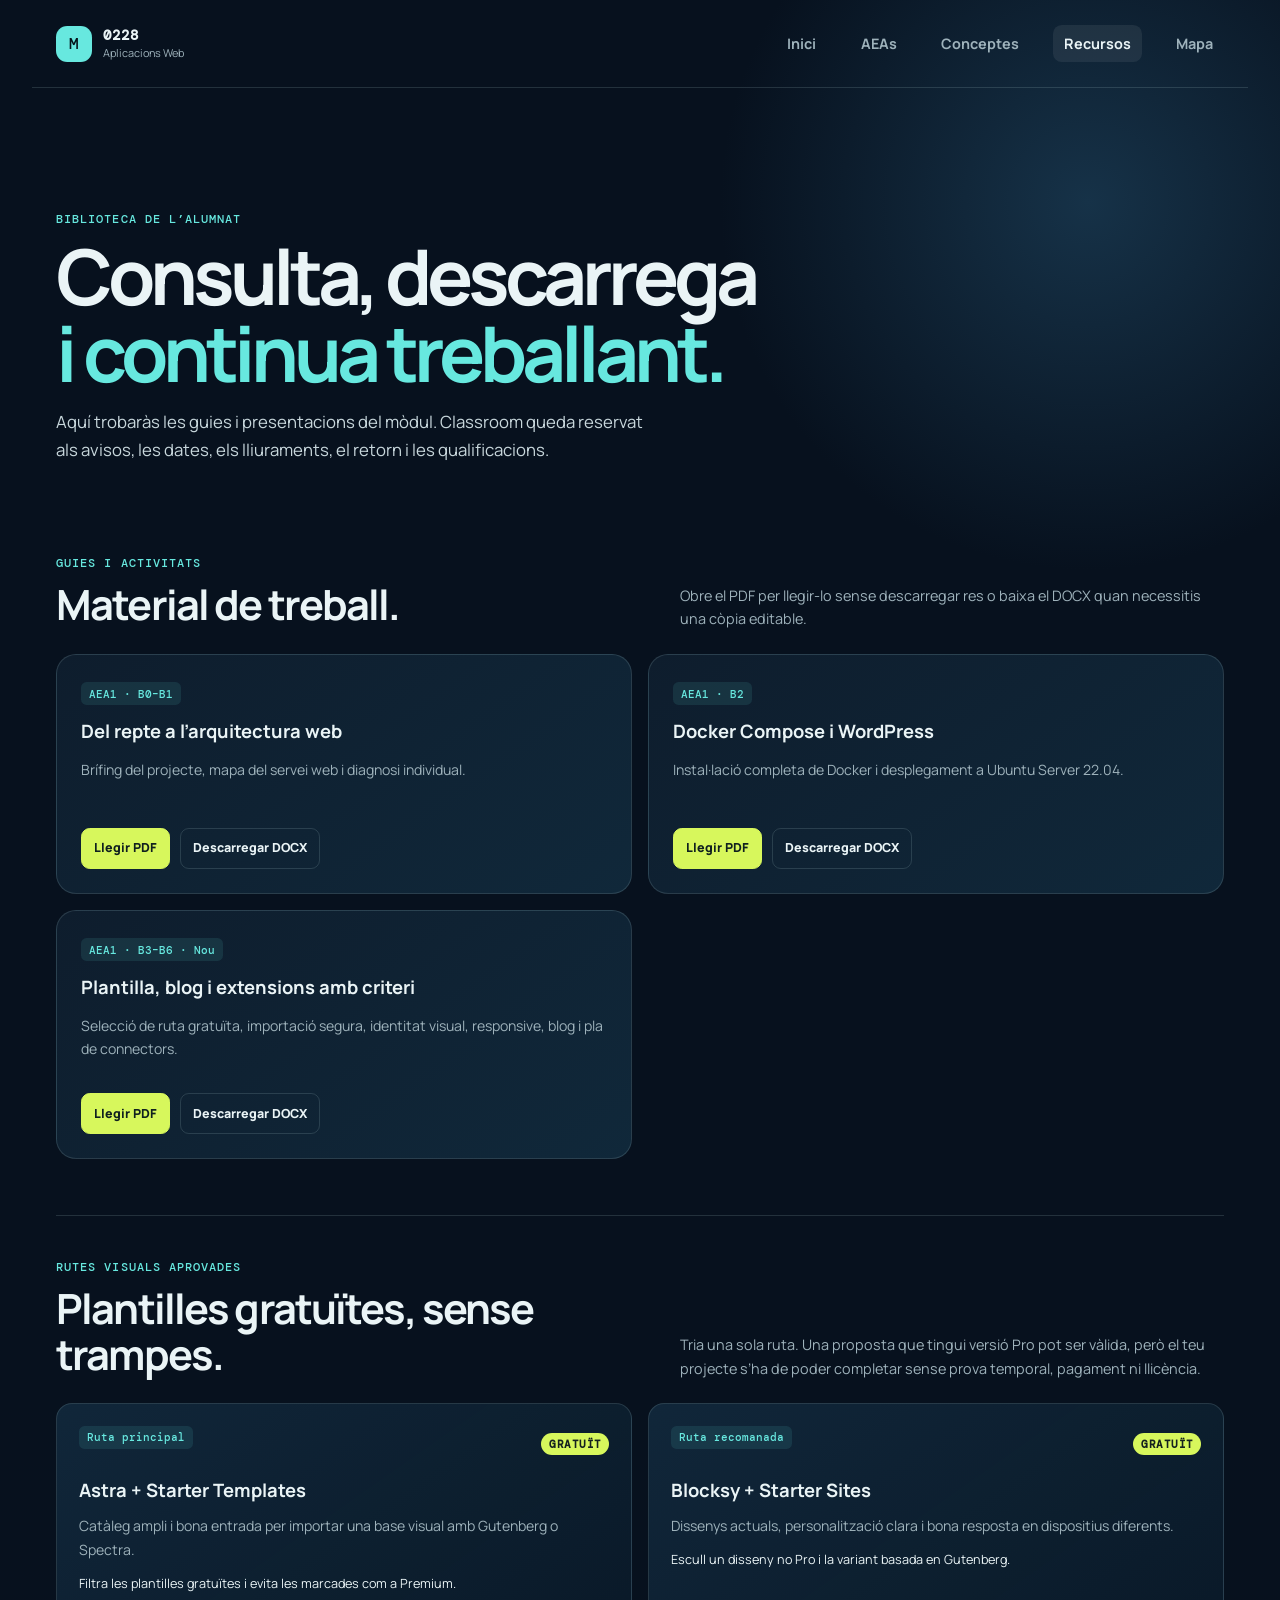
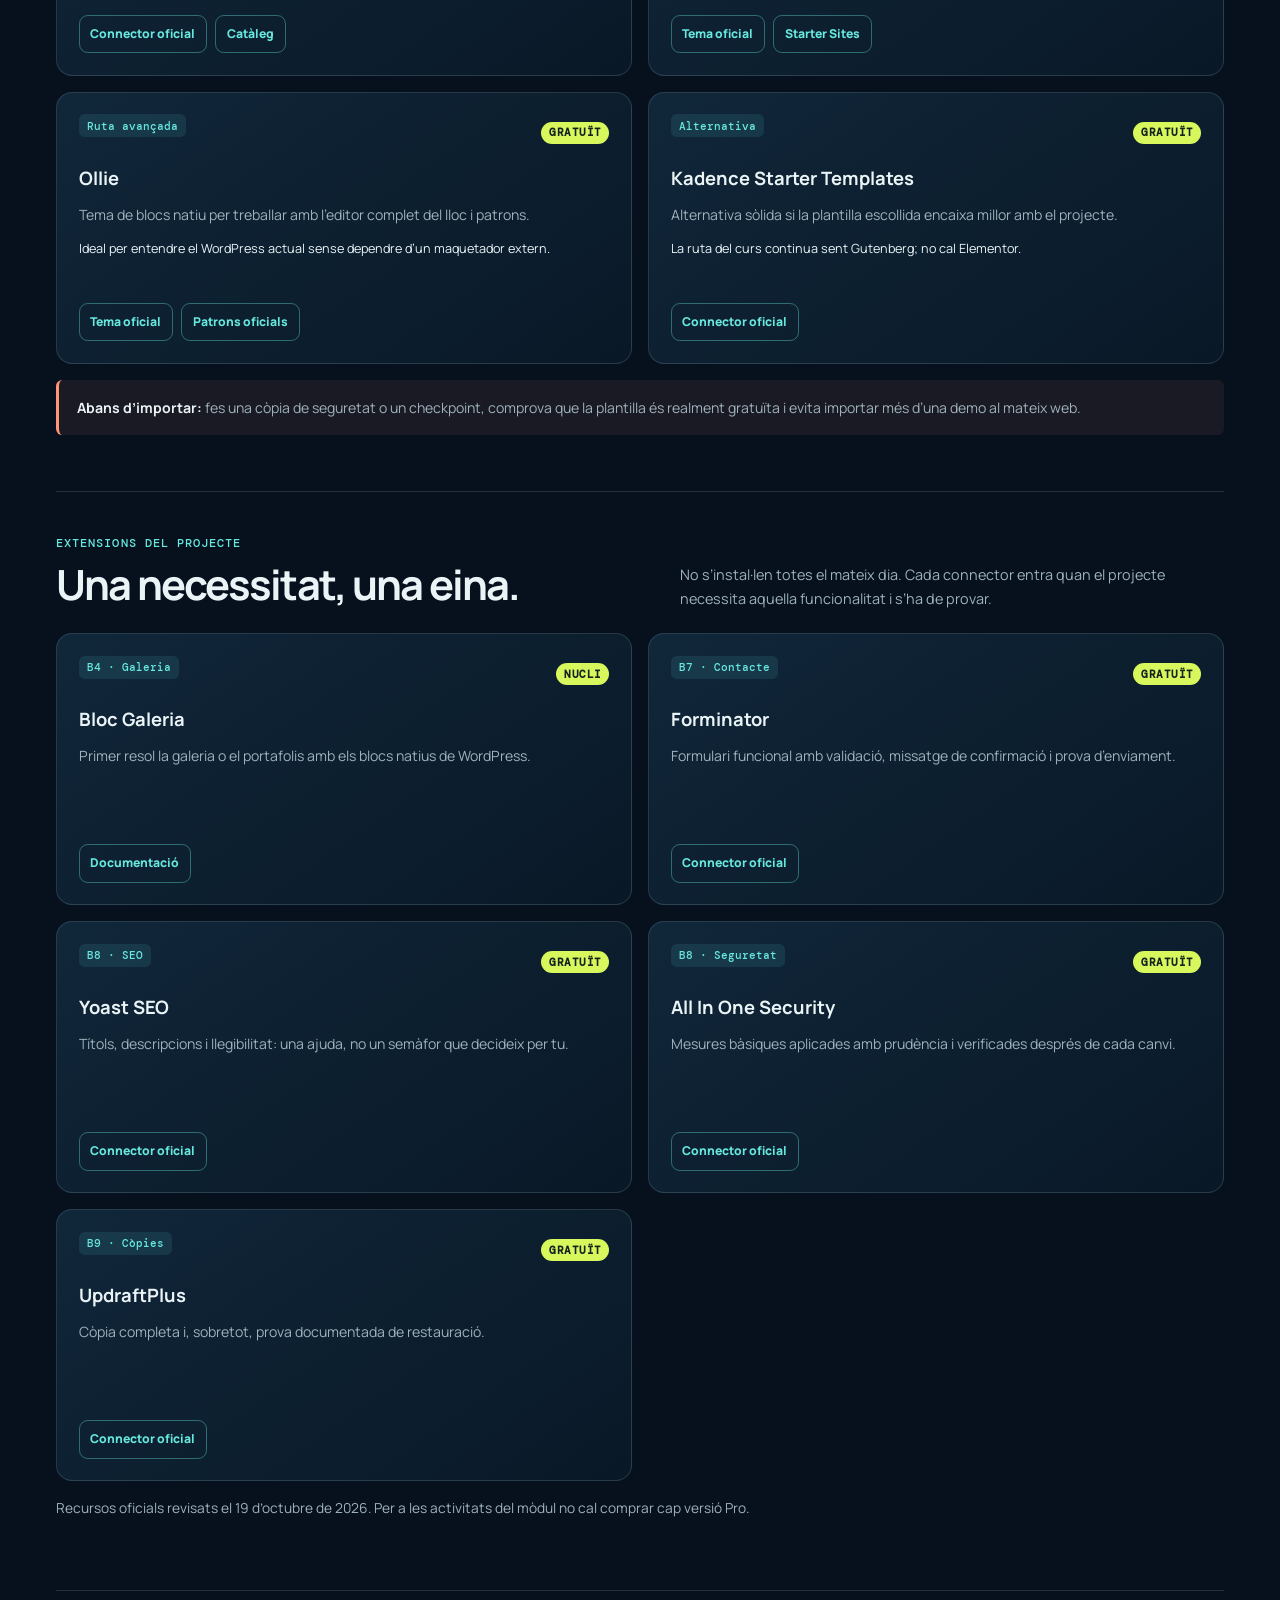
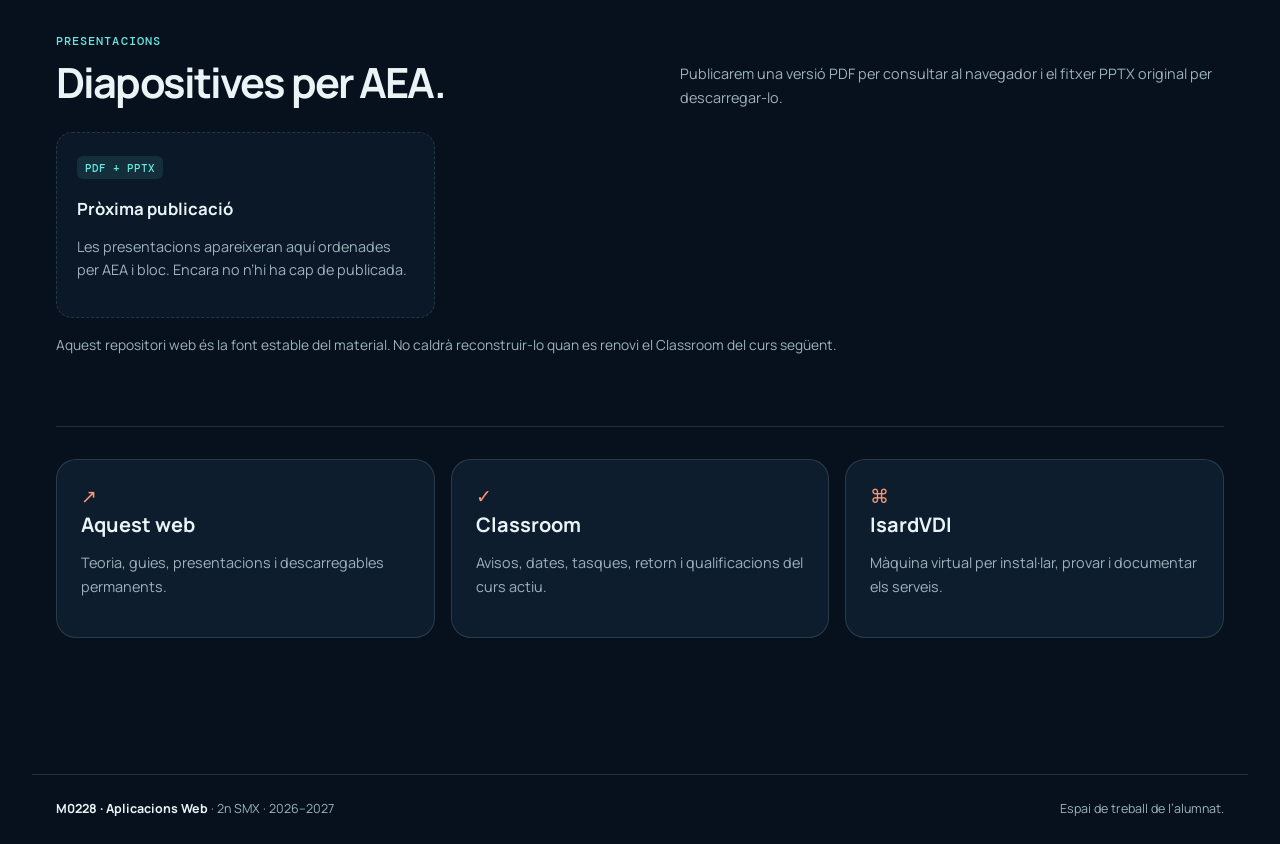
<file: recursos.html>
<!doctype html><html lang="ca"><head><meta charset="utf-8"><meta name="viewport" content="width=device-width,initial-scale=1"><meta name="description" content="Guies, presentacions i recursos de M0228 Aplicacions Web."><meta name="theme-color" content="#09121f"><title>Recursos · M0228 Aplicacions Web</title><link rel="preconnect" href="https://fonts.googleapis.com"><link rel="preconnect" href="https://fonts.gstatic.com" crossorigin><link href="https://fonts.googleapis.com/css2?family=DM+Mono:wght@400;500&family=Manrope:wght@400;500;600;700;800&display=swap" rel="stylesheet"><link rel="stylesheet" href="styles.css"><link rel="stylesheet" href="materials.css"><link rel="stylesheet" href="pages.css"><link rel="stylesheet" href="navigation-alignment.css"><script src="app.js" defer></script></head><body><a class="skip-link" href="#contingut">Vés al contingut</a><header class="site-header"><a class="brand" href="index.html"><span class="brand-mark">M</span><span><strong>0228</strong><small>Aplicacions Web</small></span></a><button class="menu-button" type="button" aria-expanded="false" aria-controls="menu-principal"><span class="sr-only">Obre el menú</span><i></i><i></i></button><nav id="menu-principal" class="primary-nav" aria-label="Navegació principal"><a href="index.html">Inici</a><a href="aeas.html">AEAs</a><a href="conceptes.html">Conceptes</a><a href="recursos.html" aria-current="page">Recursos</a><a href="mapa.html">Mapa</a></nav></header><main id="contingut"><header class="page-intro"><p class="eyebrow">Biblioteca de l’alumnat</p><h1>Consulta, descarrega<br><em>i continua treballant.</em></h1><p class="lead">Aquí trobaràs les guies i presentacions del mòdul. Classroom queda reservat als avisos, les dates, els lliuraments, el retorn i les qualificacions.</p></header>
<section id="guies" class="page-section"><div class="section-top"><div><p class="eyebrow">Guies i activitats</p><h2>Material de treball.</h2></div><p>Obre el PDF per llegir-lo sense descarregar res o baixa el DOCX quan necessitis una còpia editable.</p></div><div class="materials-grid"><article class="material-card"><div><span class="file-type">AEA1 · B0–B1</span><h3>Del repte a l’arquitectura web</h3><p>Brífing del projecte, mapa del servei web i diagnosi individual.</p></div><div class="file-actions"><a class="view-file" href="materials/alumnat/AEA1_B0-B1_Guia_Alumnat_2026-2027.pdf" target="_blank" rel="noopener">Llegir PDF</a><a href="materials/alumnat/AEA1_B0-B1_Guia_Alumnat_2026-2027.docx" download>Descarregar DOCX</a></div></article><article class="material-card"><div><span class="file-type">AEA1 · B2</span><h3>Docker Compose i WordPress</h3><p>Instal·lació completa de Docker i desplegament a Ubuntu Server 22.04.</p></div><div class="file-actions"><a class="view-file" href="materials/alumnat/AEA1_B2_Docker_WordPress_Guia_Alumnat_2026-2027.pdf" target="_blank" rel="noopener">Llegir PDF</a><a href="materials/alumnat/AEA1_B2_Docker_WordPress_Guia_Alumnat_2026-2027.docx" download>Descarregar DOCX</a></div></article><article class="material-card featured-material"><div><span class="file-type">AEA1 · B3–B6 · Nou</span><h3>Plantilla, blog i extensions amb criteri</h3><p>Selecció de ruta gratuïta, importació segura, identitat visual, responsive, blog i pla de connectors.</p></div><div class="file-actions"><a class="view-file" href="materials/alumnat/AEA1_B3-B6_Plantilles_Blog_Plugins_Guia_Alumnat_2026-2027.pdf" target="_blank" rel="noopener">Llegir PDF</a><a href="materials/alumnat/AEA1_B3-B6_Plantilles_Blog_Plugins_Guia_Alumnat_2026-2027.docx" download>Descarregar DOCX</a></div></article></div></section>
<section id="plantilles" class="page-section"><div class="section-top"><div><p class="eyebrow">Rutes visuals aprovades</p><h2>Plantilles gratuïtes, sense trampes.</h2></div><p>Tria una sola ruta. Una proposta que tingui versió Pro pot ser vàlida, però el teu projecte s’ha de poder completar sense prova temporal, pagament ni llicència.</p></div><div class="tool-grid">
<article class="tool-card"><header><span class="file-type">Ruta principal</span><span class="tool-badge">Gratuït</span></header><h3>Astra + Starter Templates</h3><p>Catàleg ampli i bona entrada per importar una base visual amb Gutenberg o Spectra.</p><p class="tool-meta">Filtra les plantilles gratuïtes i evita les marcades com a Premium.</p><div class="tool-links"><a href="https://wordpress.org/plugins/astra-sites/" target="_blank" rel="noopener">Connector oficial</a><a href="https://wpastra.com/website-templates/" target="_blank" rel="noopener">Catàleg</a></div></article>
<article class="tool-card"><header><span class="file-type">Ruta recomanada</span><span class="tool-badge">Gratuït</span></header><h3>Blocksy + Starter Sites</h3><p>Dissenys actuals, personalització clara i bona resposta en dispositius diferents.</p><p class="tool-meta">Escull un disseny no Pro i la variant basada en Gutenberg.</p><div class="tool-links"><a href="https://wordpress.org/themes/blocksy/" target="_blank" rel="noopener">Tema oficial</a><a href="https://creativethemes.com/blocksy/starter-sites/" target="_blank" rel="noopener">Starter Sites</a></div></article>
<article class="tool-card"><header><span class="file-type">Ruta avançada</span><span class="tool-badge">Gratuït</span></header><h3>Ollie</h3><p>Tema de blocs natiu per treballar amb l’editor complet del lloc i patrons.</p><p class="tool-meta">Ideal per entendre el WordPress actual sense dependre d’un maquetador extern.</p><div class="tool-links"><a href="https://wordpress.org/themes/ollie/" target="_blank" rel="noopener">Tema oficial</a><a href="https://wordpress.org/patterns/" target="_blank" rel="noopener">Patrons oficials</a></div></article>
<article class="tool-card"><header><span class="file-type">Alternativa</span><span class="tool-badge">Gratuït</span></header><h3>Kadence Starter Templates</h3><p>Alternativa sòlida si la plantilla escollida encaixa millor amb el projecte.</p><p class="tool-meta">La ruta del curs continua sent Gutenberg; no cal Elementor.</p><div class="tool-links"><a href="https://wordpress.org/plugins/kadence-starter-templates/" target="_blank" rel="noopener">Connector oficial</a></div></article>
</div><div class="resource-warning"><strong>Abans d’importar:</strong> fes una còpia de seguretat o un checkpoint, comprova que la plantilla és realment gratuïta i evita importar més d’una demo al mateix web.</div></section>
<section id="plugins" class="page-section"><div class="section-top"><div><p class="eyebrow">Extensions del projecte</p><h2>Una necessitat, una eina.</h2></div><p>No s’instal·len totes el mateix dia. Cada connector entra quan el projecte necessita aquella funcionalitat i s’ha de provar.</p></div><div class="tool-grid">
<article class="tool-card"><header><span class="file-type">B4 · Galeria</span><span class="tool-badge">Nucli</span></header><h3>Bloc Galeria</h3><p>Primer resol la galeria o el portafolis amb els blocs natius de WordPress.</p><div class="tool-links"><a href="https://wordpress.org/documentation/article/the-wordpress-gallery-block-editor/" target="_blank" rel="noopener">Documentació</a></div></article>
<article class="tool-card"><header><span class="file-type">B7 · Contacte</span><span class="tool-badge">Gratuït</span></header><h3>Forminator</h3><p>Formulari funcional amb validació, missatge de confirmació i prova d’enviament.</p><div class="tool-links"><a href="https://wordpress.org/plugins/forminator/" target="_blank" rel="noopener">Connector oficial</a></div></article>
<article class="tool-card"><header><span class="file-type">B8 · SEO</span><span class="tool-badge">Gratuït</span></header><h3>Yoast SEO</h3><p>Títols, descripcions i llegibilitat: una ajuda, no un semàfor que decideix per tu.</p><div class="tool-links"><a href="https://wordpress.org/plugins/wordpress-seo/" target="_blank" rel="noopener">Connector oficial</a></div></article>
<article class="tool-card"><header><span class="file-type">B8 · Seguretat</span><span class="tool-badge">Gratuït</span></header><h3>All In One Security</h3><p>Mesures bàsiques aplicades amb prudència i verificades després de cada canvi.</p><div class="tool-links"><a href="https://wordpress.org/plugins/all-in-one-wp-security-and-firewall/" target="_blank" rel="noopener">Connector oficial</a></div></article>
<article class="tool-card"><header><span class="file-type">B9 · Còpies</span><span class="tool-badge">Gratuït</span></header><h3>UpdraftPlus</h3><p>Còpia completa i, sobretot, prova documentada de restauració.</p><div class="tool-links"><a href="https://wordpress.org/plugins/updraftplus/" target="_blank" rel="noopener">Connector oficial</a></div></article>
</div><p class="resource-note">Recursos oficials revisats el 19 d’octubre de 2026. Per a les activitats del mòdul no cal comprar cap versió Pro.</p></section>
<section id="presentacions" class="page-section"><div class="section-top"><div><p class="eyebrow">Presentacions</p><h2>Diapositives per AEA.</h2></div><p>Publicarem una versió PDF per consultar al navegador i el fitxer PPTX original per descarregar-lo.</p></div><div class="presentation-grid"><article class="empty-state"><span class="file-type">PDF + PPTX</span><h3>Pròxima publicació</h3><p>Les presentacions apareixeran aquí ordenades per AEA i bloc. Encara no n’hi ha cap de publicada.</p></article></div><p class="resource-note">Aquest repositori web és la font estable del material. No caldrà reconstruir-lo quan es renovi el Classroom del curs següent.</p></section>
<section class="page-section"><div class="resource-grid"><article><span>↗</span><h3>Aquest web</h3><p>Teoria, guies, presentacions i descarregables permanents.</p></article><article><span>✓</span><h3>Classroom</h3><p>Avisos, dates, tasques, retorn i qualificacions del curs actiu.</p></article><article><span>⌘</span><h3>IsardVDI</h3><p>Màquina virtual per instal·lar, provar i documentar els serveis.</p></article></div></section></main><footer class="site-footer"><p><strong>M0228 · Aplicacions Web</strong> · 2n SMX · 2026–2027</p><p>Espai de treball de l’alumnat.</p></footer></body></html>
</file>
<file: styles.css>
:root{--ink:#eaf4f6;--muted:#9eb2bb;--deep:#07111e;--panel:#0e1d2d;--line:rgba(207,239,242,.14);--aqua:#67e8df;--lime:#d7f75c;--coral:#ff9577;--radius:1.25rem}*{box-sizing:border-box}html{scroll-behavior:smooth}body{margin:0;background:radial-gradient(circle at 85% 5%,#163248 0,transparent 23rem),var(--deep);color:var(--ink);font-family:Manrope,system-ui,sans-serif;font-size:16px;line-height:1.65}a{color:inherit}a:focus-visible,button:focus-visible{outline:3px solid var(--lime);outline-offset:4px}.skip-link{position:absolute;left:1rem;top:-4rem;background:var(--lime);color:#122023;padding:.6rem 1rem;z-index:9;border-radius:.5rem;font-weight:800}.skip-link:focus{top:1rem}.site-header{max-width:76rem;min-height:5.5rem;padding:0 1.5rem;margin:auto;display:flex;align-items:center;justify-content:space-between;border-bottom:1px solid var(--line)}.brand{display:flex;gap:.7rem;align-items:center;text-decoration:none;line-height:1.1}.brand-mark{display:grid;place-items:center;width:2.25rem;height:2.25rem;background:var(--aqua);color:#06151c;border-radius:.7rem;font-family:"DM Mono",monospace;font-weight:500}.brand strong,.brand small{display:block}.brand strong{font-family:"DM Mono",monospace;font-size:.9rem;letter-spacing:.06em}.brand small{color:var(--muted);font-size:.68rem;margin-top:.18rem}.primary-nav{display:flex;gap:1.4rem}.primary-nav a{color:var(--muted);text-decoration:none;font-size:.9rem;font-weight:700}.primary-nav a:hover{color:var(--aqua)}.menu-button{display:none}main{max-width:76rem;padding:2.5rem 1.5rem 5rem;margin:auto}.panel{background:linear-gradient(140deg,rgba(18,38,58,.96),rgba(10,24,38,.92));border:1px solid var(--line);border-radius:1.75rem}.hero{padding:clamp(1.8rem,6vw,4.5rem);overflow:hidden;position:relative}.hero:after{content:"";position:absolute;width:20rem;height:20rem;border:1px solid rgba(103,232,223,.15);border-radius:50%;right:-11rem;bottom:-13rem;box-shadow:0 0 0 3rem rgba(103,232,223,.035),0 0 0 6rem rgba(103,232,223,.02);pointer-events:none}.eyebrow,.card-label{margin:0 0:.75rem;color:var(--aqua);font:500 .74rem/1.2 "DM Mono",monospace;letter-spacing:.09em;text-transform:uppercase}.hero-grid{display:grid;grid-template-columns:minmax(0,1.6fr) minmax(16rem,.7fr);gap:2rem;align-items:end;position:relative;z-index:1}.hero h1{max-width:13ch;margin:.1rem 0 1.2rem;font-size:clamp(2.3rem,5.5vw,5rem);line-height:1;letter-spacing:-.07em}.hero h1 em{color:var(--aqua);font-style:normal}.lead{max-width:52ch;color:#c8d7dc;font-size:1.05rem}.hero-actions{display:flex;gap:.75rem;flex-wrap:wrap;margin-top:1.8rem}.button{display:inline-flex;align-items:center;gap:.6rem;padding:.75rem 1rem;border-radius:.7rem;text-decoration:none;font-weight:800;font-size:.9rem}.button-primary{background:var(--lime);color:#152422}.button-quiet{border:1px solid var(--line)}.start-card{background:rgba(5,15,25,.45);border:1px solid rgba(103,232,223,.25);padding:1.5rem;border-radius:1rem}.start-card h2{font-size:1.15rem;margin:.25rem 0}.start-card p:not(.card-label),.section-heading>p:not(.eyebrow),.module-card p:not(.card-label),.resource-grid p{color:var(--muted);font-size:.9rem}.start-card a,.module-card a{color:var(--aqua);text-decoration:none;font-size:.85rem;font-weight:800}.notice{position:relative;z-index:1;max-width:70ch;margin:2.6rem 0 0;padding-top:1.1rem;border-top:1px solid var(--line);color:var(--muted);font-size:.84rem}.notice strong{color:var(--ink)}.section{padding:5.5rem 0 0}.section-heading{max-width:43rem;margin-bottom:2rem}.section-heading h2{margin:.2rem 0 .7rem;font-size:clamp(1.8rem,4vw,3rem);line-height:1.1;letter-spacing:-.05em}.two-columns{display:grid;grid-template-columns:1fr 1fr;gap:1rem}.lesson-card,.module-card,.resource-grid article{background:var(--panel);border:1px solid var(--line);border-radius:var(--radius);padding:1.5rem}.lesson-card h3,.module-card h3,.resource-grid h3{margin:.1rem 0 .7rem;font-size:1.25rem;line-height:1.25}.contrast-card{background:linear-gradient(145deg,#142f3b,#102333)}.steps,.check-list{padding:0;margin:1rem 0 0;list-style:none}.steps li{display:grid;grid-template-columns:2rem 1fr;gap:.65rem;padding:.65rem 0;border-top:1px solid var(--line);font-size:.9rem}.steps span{color:var(--coral);font:500 .72rem "DM Mono",monospace;padding-top:.2rem}.check-list li{position:relative;padding:.45rem 0 .45rem 1.45rem;color:#d8e3e6;font-size:.92rem}.check-list li:before{content:"✓";position:absolute;left:0;color:var(--lime);font-weight:800}.callout{display:flex;gap:.85rem;margin-top:1rem;padding:1rem 1.1rem;color:#c8d8dd;background:rgba(103,232,223,.065);border:1px solid rgba(103,232,223,.18);border-radius:1rem;font-size:.91rem}.callout p{margin:0}.callout-icon{flex:0 0 1.35rem;height:1.35rem;display:grid;place-items:center;border-radius:50%;background:var(--aqua);color:#08202a;font:500 .85rem "DM Mono",monospace}.itinerary{display:grid;grid-template-columns:repeat(5,1fr);gap:.7rem}.route-card{min-height:12rem;padding:1.1rem;background:rgba(14,29,45,.68);border:1px solid var(--line);border-radius:1rem;display:flex;flex-direction:column}.route-card.current{border-color:var(--aqua);background:#103044}.route-number{color:var(--coral);font:500 .8rem "DM Mono",monospace}.route-card p{color:var(--aqua);font:500 .68rem "DM Mono",monospace;margin:1rem 0 .15rem}.route-card h3{font-size:1rem;margin:0;line-height:1.25}.route-card small,.subtle{color:var(--muted);margin-top:.45rem;font-size:.75rem;line-height:1.35}.status{margin-top:auto;color:var(--lime);font:500 .67rem "DM Mono",monospace;text-transform:uppercase}.status.muted{color:var(--muted)}.subtle{margin:1rem 0 0;font-size:.85rem}.split-heading{display:flex;justify-content:space-between;gap:2rem;max-width:none}.split-heading>p{max-width:30rem}.module-grid{display:grid;grid-template-columns:repeat(4,1fr);gap:1rem}.module-card{min-height:16rem;display:flex;flex-direction:column}.module-card a,.module-card span:last-child{margin-top:auto}.module-card.soon{opacity:.64}.module-card.soon span:last-child{color:var(--muted);font:.73rem "DM Mono",monospace;text-transform:uppercase}.learning-unit{display:grid;grid-template-columns:10rem 1fr;gap:1.5rem;margin-top:1rem;padding:1.5rem;background:rgba(14,29,45,.53);border-top:1px solid var(--line)}.unit-meta span{color:var(--lime);font:500 1.7rem "DM Mono",monospace}.unit-meta p{color:var(--muted);margin:.1rem 0;font-size:.8rem}.unit-content h3{margin:0;font-size:1.5rem;line-height:1.25}.unit-content>p{color:#c9d8dd}.unit-columns{display:grid;grid-template-columns:1fr 1fr;gap:1rem}.unit-columns>div{padding:1rem;background:var(--panel);border-radius:.85rem}.unit-columns h4{margin:0;color:var(--aqua);font-size:.88rem}.unit-columns ul{color:var(--muted);padding-left:1.15rem;font-size:.88rem}.unit-columns li{margin:.35rem 0}.flow{display:flex;align-items:center;flex-wrap:wrap;gap:.45rem;margin:1.2rem 0;font:.75rem "DM Mono",monospace}.flow span{padding:.5rem .65rem;background:#153143;border:1px solid rgba(103,232,223,.25);border-radius:.45rem}.flow b{color:var(--coral)}.tip{padding:.8rem 1rem;border-left:2px solid var(--lime);background:rgba(215,247,92,.06);font-size:.88rem}code{font-family:"DM Mono",monospace;font-size:.85em;color:var(--lime)}pre{margin:1rem 0 0;padding:1rem;overflow:auto;background:#050e18;border:1px solid var(--line);border-radius:.8rem}pre code{color:#c8f9f5;line-height:1.8}.resource-grid{display:grid;grid-template-columns:repeat(3,1fr);gap:1rem}.resource-grid article>span{color:var(--coral);font:500 1.2rem "DM Mono",monospace}.site-footer{max-width:76rem;margin:auto;padding:1.5rem;border-top:1px solid var(--line);color:var(--muted);font-size:.78rem;display:flex;justify-content:space-between;gap:1rem}.site-footer p{margin:0}.site-footer strong{color:var(--ink)}.sr-only{position:absolute;width:1px;height:1px;padding:0;margin:-1px;overflow:hidden;clip:rect(0,0,0,0);white-space:nowrap;border:0}@media(max-width:800px){.hero-grid,.split-heading,.two-columns,.unit-columns{grid-template-columns:1fr;display:grid}.itinerary{grid-template-columns:repeat(2,1fr)}.route-card{min-height:9rem}.module-grid{grid-template-columns:repeat(2,1fr)}.learning-unit{grid-template-columns:1fr;gap:.75rem}.unit-meta{display:flex;gap:.65rem;align-items:baseline}.unit-meta p{margin:0}.site-footer{display:block}.site-footer p+p{margin-top:.4rem}}@media(max-width:600px){.site-header{min-height:4.75rem;padding:0 1rem;position:relative}.menu-button{display:flex;flex-direction:column;gap:.35rem;justify-content:center;align-items:center;width:2.75rem;height:2.5rem;background:transparent;border:1px solid var(--line);border-radius:.6rem}.menu-button i{width:1rem;height:1px;background:var(--ink)}.primary-nav{position:absolute;left:1rem;right:1rem;top:4.5rem;padding:1rem;background:#102235;border:1px solid var(--line);border-radius:.8rem;display:none;flex-direction:column;z-index:5}.primary-nav.open{display:flex}.primary-nav a{padding:.35rem}.hero{padding:1.5rem}.hero h1{font-size:2.55rem}.hero-actions{display:grid}.button{justify-content:center}.module-grid,.resource-grid,.itinerary{grid-template-columns:1fr}.section{padding-top:4rem}main{padding:1.5rem 1rem 4rem}}@media(prefers-reduced-motion:reduce){html{scroll-behavior:auto}*,*:before,*:after{transition:none!important;animation:none!important}}
</file>
<file: materials.css>
.materials-heading{margin:2.4rem 0 1rem}.materials-heading h3{margin:0;font-size:1.45rem}.materials-heading>p:last-child{margin:.3rem 0 0;color:var(--muted);font-size:.9rem}.materials-grid{display:grid;grid-template-columns:repeat(2,1fr);gap:1rem}.material-card{min-height:15rem;padding:1.5rem;background:linear-gradient(145deg,var(--panel),#10283a);border:1px solid var(--line);border-radius:var(--radius);display:flex;flex-direction:column;justify-content:space-between}.file-type{display:inline-block;margin-bottom:.85rem;padding:.28rem .5rem;border-radius:.35rem;background:rgba(103,232,223,.1);color:var(--aqua);font:500 .7rem "DM Mono",monospace}.material-card h3{margin:0;font-size:1.15rem;line-height:1.35}.material-card p{color:var(--muted);font-size:.88rem}.file-actions{display:flex;gap:.65rem;flex-wrap:wrap;margin-top:1.2rem}.file-actions a{padding:.58rem .75rem;border:1px solid var(--line);border-radius:.55rem;color:var(--ink);font-size:.78rem;font-weight:800;text-decoration:none}.file-actions a:hover{border-color:var(--aqua);color:var(--aqua)}.file-actions .view-file{background:var(--lime);border-color:var(--lime);color:#10201f}.file-actions .view-file:hover{background:#e3ff84;color:#10201f}@media(max-width:600px){.materials-grid{grid-template-columns:1fr}.material-card{min-height:auto}}
</file>
<file: pages.css>
.primary-nav a[aria-current="page"]{color:var(--ink);background:rgba(255,255,255,.07);padding:.45rem .7rem;border-radius:.55rem}.page-intro{padding:clamp(2rem,6vw,4.5rem) 0 2rem;max-width:54rem}.page-intro h1{margin:.15rem 0 1rem;font-size:clamp(2.4rem,6vw,5rem);line-height:1;letter-spacing:-.065em}.page-intro h1 em{color:var(--aqua);font-style:normal}.page-intro .lead{max-width:60ch}.page-section{padding:2rem 0 3.5rem}.page-section+.page-section{border-top:1px solid var(--line)}.section-top{display:flex;justify-content:space-between;align-items:end;gap:2rem;margin-bottom:1.4rem}.section-top h2{margin:.2rem 0;font-size:clamp(1.6rem,4vw,2.6rem);line-height:1.1;letter-spacing:-.045em}.section-top>p{max-width:34rem;margin:0;color:var(--muted);font-size:.9rem}.aea-grid{display:grid;grid-template-columns:repeat(2,1fr);gap:1rem}.aea-card{position:relative;padding:1.5rem;background:var(--panel);border:1px solid var(--line);border-radius:var(--radius)}.aea-card:first-child{grid-column:1/-1}.aea-card.is-current{border-color:rgba(103,232,223,.55);background:linear-gradient(145deg,#123247,#0d2032)}.aea-card header{display:flex;justify-content:space-between;gap:1rem;align-items:start}.aea-code{color:var(--aqua);font:500 .74rem "DM Mono",monospace;letter-spacing:.08em;text-transform:uppercase}.aea-hours{color:var(--coral);font:500 .72rem "DM Mono",monospace}.aea-card h2{margin:.55rem 0 .6rem;font-size:1.45rem;line-height:1.2}.aea-card>p,.block-card p,.concept-card p,.empty-state p{color:var(--muted);font-size:.9rem}.aea-actions{display:flex;gap:.55rem;flex-wrap:wrap;margin-top:1.2rem}.aea-actions a{padding:.55rem .75rem;border:1px solid var(--line);border-radius:.55rem;text-decoration:none;font-size:.78rem;font-weight:800}.aea-actions a:first-child{background:var(--lime);border-color:var(--lime);color:#14211f}.block-grid,.concept-grid,.presentation-grid{display:grid;grid-template-columns:repeat(3,1fr);gap:1rem}.block-card,.concept-card,.empty-state{padding:1.25rem;background:rgba(14,29,45,.72);border:1px solid var(--line);border-radius:1rem}.block-card h3,.concept-card h2,.empty-state h3{margin:.35rem 0 .55rem;font-size:1.05rem;line-height:1.3}.block-card .file-actions{margin-top:1rem}.concept-card dt{color:var(--aqua);font-weight:800}.concept-card dd{margin:.35rem 0 0;color:var(--muted);font-size:.88rem}.map-list{list-style:none;margin:0;padding:0;border-top:1px solid var(--line)}.map-list li{display:grid;grid-template-columns:5rem 1fr 5rem;gap:1rem;padding:1.25rem .25rem;border-bottom:1px solid var(--line);align-items:start}.map-list b{color:var(--aqua);font:500 .8rem "DM Mono",monospace}.map-list strong{display:block}.map-list span span{display:block;color:var(--muted);font-size:.85rem;margin-top:.2rem}.map-list em{color:var(--coral);font:500 .72rem "DM Mono",monospace;text-align:right;font-style:normal}.resource-note{margin-top:1rem;color:var(--muted);font-size:.86rem}.empty-state{border-style:dashed}.empty-state .file-type{display:inline-block}.breadcrumb{display:flex;gap:.5rem;color:var(--muted);font-size:.78rem}.breadcrumb a{text-decoration:none}.breadcrumb span{color:var(--aqua)}
.tool-grid{display:grid;grid-template-columns:repeat(2,minmax(0,1fr));gap:1rem}.tool-card{display:flex;flex-direction:column;min-height:17rem;padding:1.35rem;background:linear-gradient(145deg,rgba(17,40,59,.96),rgba(10,25,40,.92));border:1px solid var(--line);border-radius:1rem}.tool-card header{display:flex;align-items:center;justify-content:space-between;gap:1rem}.tool-badge{padding:.28rem .5rem;color:#14211f;background:var(--lime);border-radius:999px;font:800 .66rem "DM Mono",monospace;text-transform:uppercase;letter-spacing:.04em}.tool-card h3{margin:.75rem 0 .45rem;font-size:1.15rem}.tool-card p{margin:.15rem 0;color:var(--muted);font-size:.88rem}.tool-card .tool-meta{margin-top:.65rem;color:var(--ink);font-size:.79rem}.tool-links{display:flex;flex-wrap:wrap;gap:.5rem;margin-top:auto;padding-top:1.1rem}.tool-links a{padding:.52rem .68rem;border:1px solid rgba(103,232,223,.38);border-radius:.55rem;color:var(--aqua);font-size:.76rem;font-weight:800;text-decoration:none}.tool-links a:hover,.tool-links a:focus-visible{background:rgba(103,232,223,.1);border-color:var(--aqua)}.resource-warning{margin-top:1rem;padding:1rem 1.1rem;border-left:3px solid var(--coral);background:rgba(255,126,103,.08);border-radius:.4rem;color:var(--muted);font-size:.88rem}.resource-warning strong{color:var(--ink)}
@media(max-width:800px){.block-grid,.concept-grid,.presentation-grid{grid-template-columns:repeat(2,1fr)}}@media(max-width:700px){.tool-grid{grid-template-columns:1fr}}@media(max-width:600px){.primary-nav a[aria-current="page"]{padding:.35rem}.aea-grid,.block-grid,.concept-grid,.presentation-grid{grid-template-columns:1fr}.aea-card:first-child{grid-column:auto}.section-top{display:block}.section-top>p{margin-top:.6rem}.map-list li{grid-template-columns:4rem 1fr}.map-list em{grid-column:2;text-align:left}.page-intro{padding-top:2.5rem}.tool-card{min-height:0}}
</file>
<file: navigation-alignment.css>
/* La caixa de cada opció és idèntica perquè l'estat actiu no desplaci el text. */
.primary-nav {
  align-items: center;
}

.primary-nav a,
.primary-nav a[aria-current="page"] {
  display: inline-flex;
  align-items: center;
  min-height: 2.35rem;
  padding: .45rem .7rem;
  border-radius: .55rem;
  line-height: 1.2;
}

@media (max-width: 600px) {
  .primary-nav {
    align-items: stretch;
  }

  .primary-nav a,
  .primary-nav a[aria-current="page"] {
    min-height: 2.5rem;
    padding: .55rem .65rem;
  }
}
</file>
<file: progress.css>
.module-card.is-current {
  border-color: var(--aqua);
  background: linear-gradient(145deg, #15394c, #10283a);
  box-shadow: 0 0 0 1px rgba(103, 232, 223, .12);
}

.current-unit {
  border-top-color: var(--aqua);
  background: linear-gradient(145deg, rgba(20, 54, 74, .86), rgba(14, 29, 45, .72));
}

.featured-material {
  border-color: rgba(103, 232, 223, .55);
  background: linear-gradient(145deg, #14364a, #0d2032);
}
</file>
